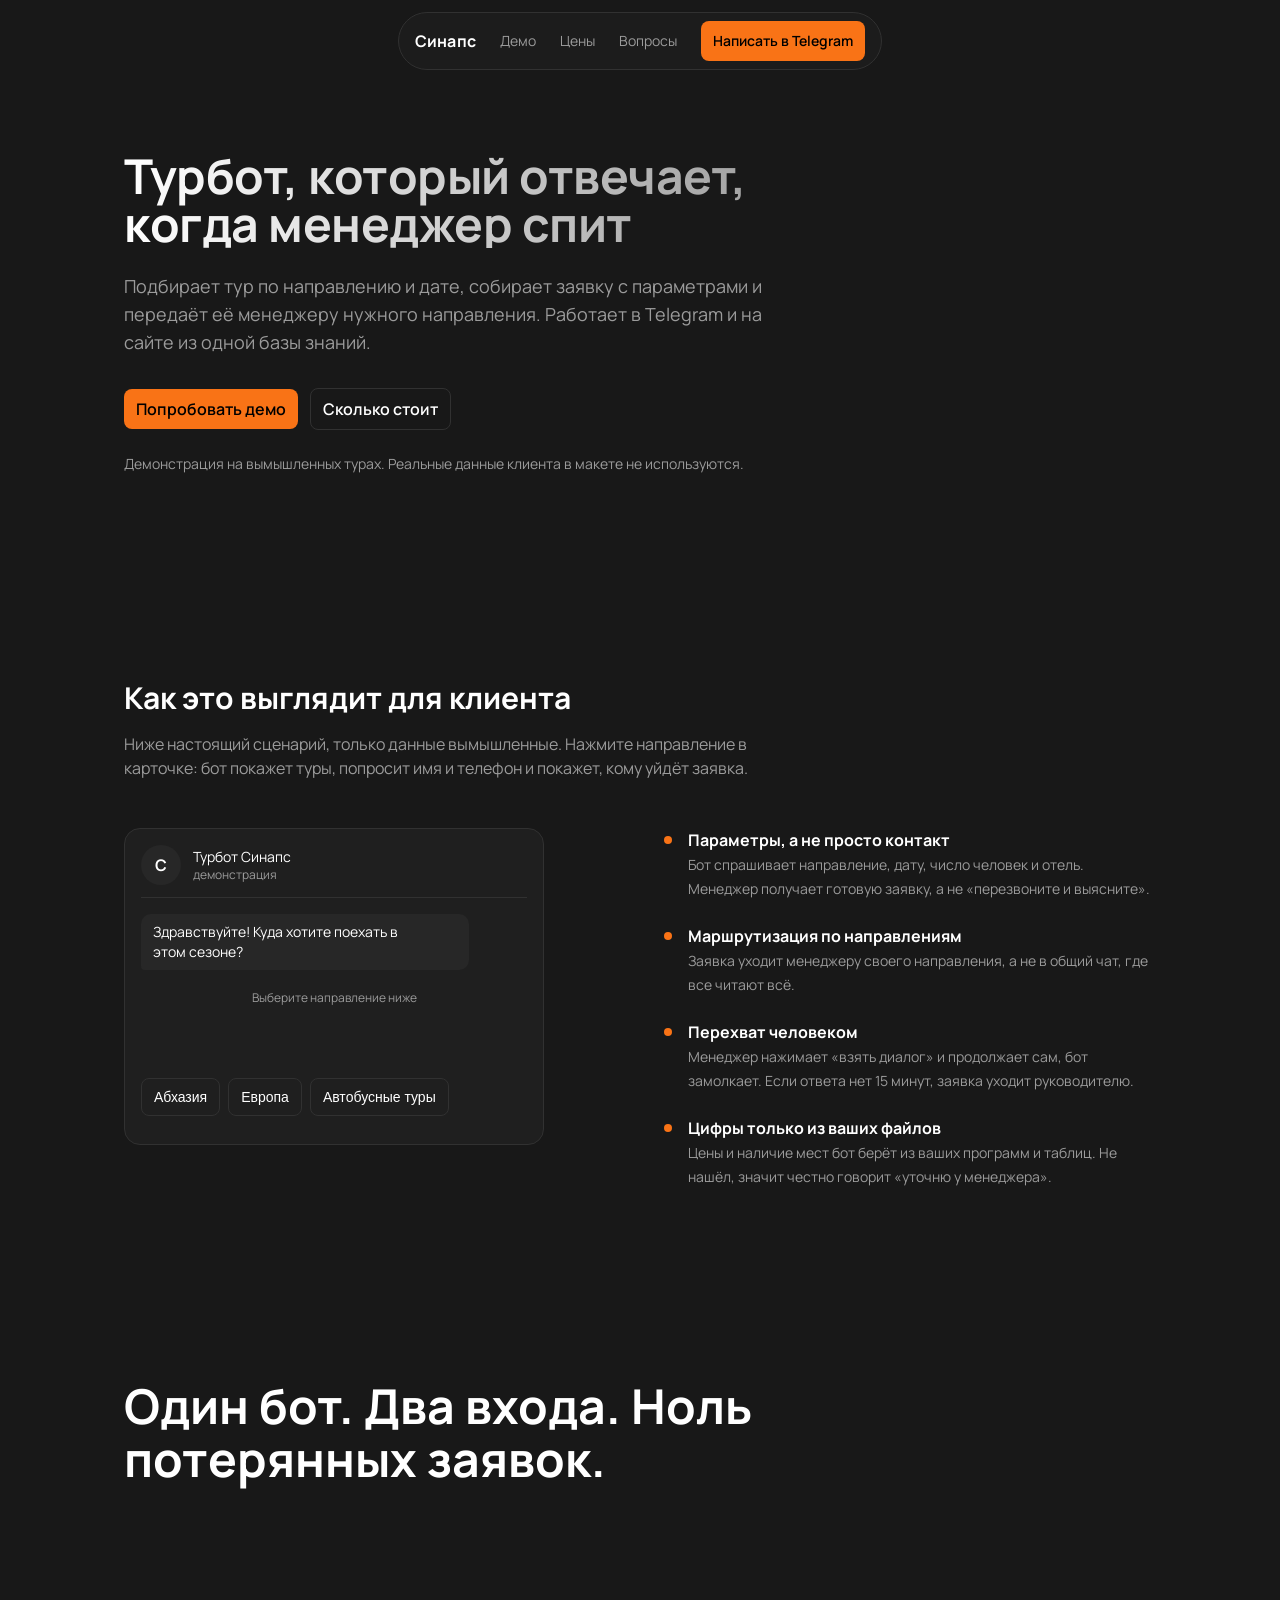
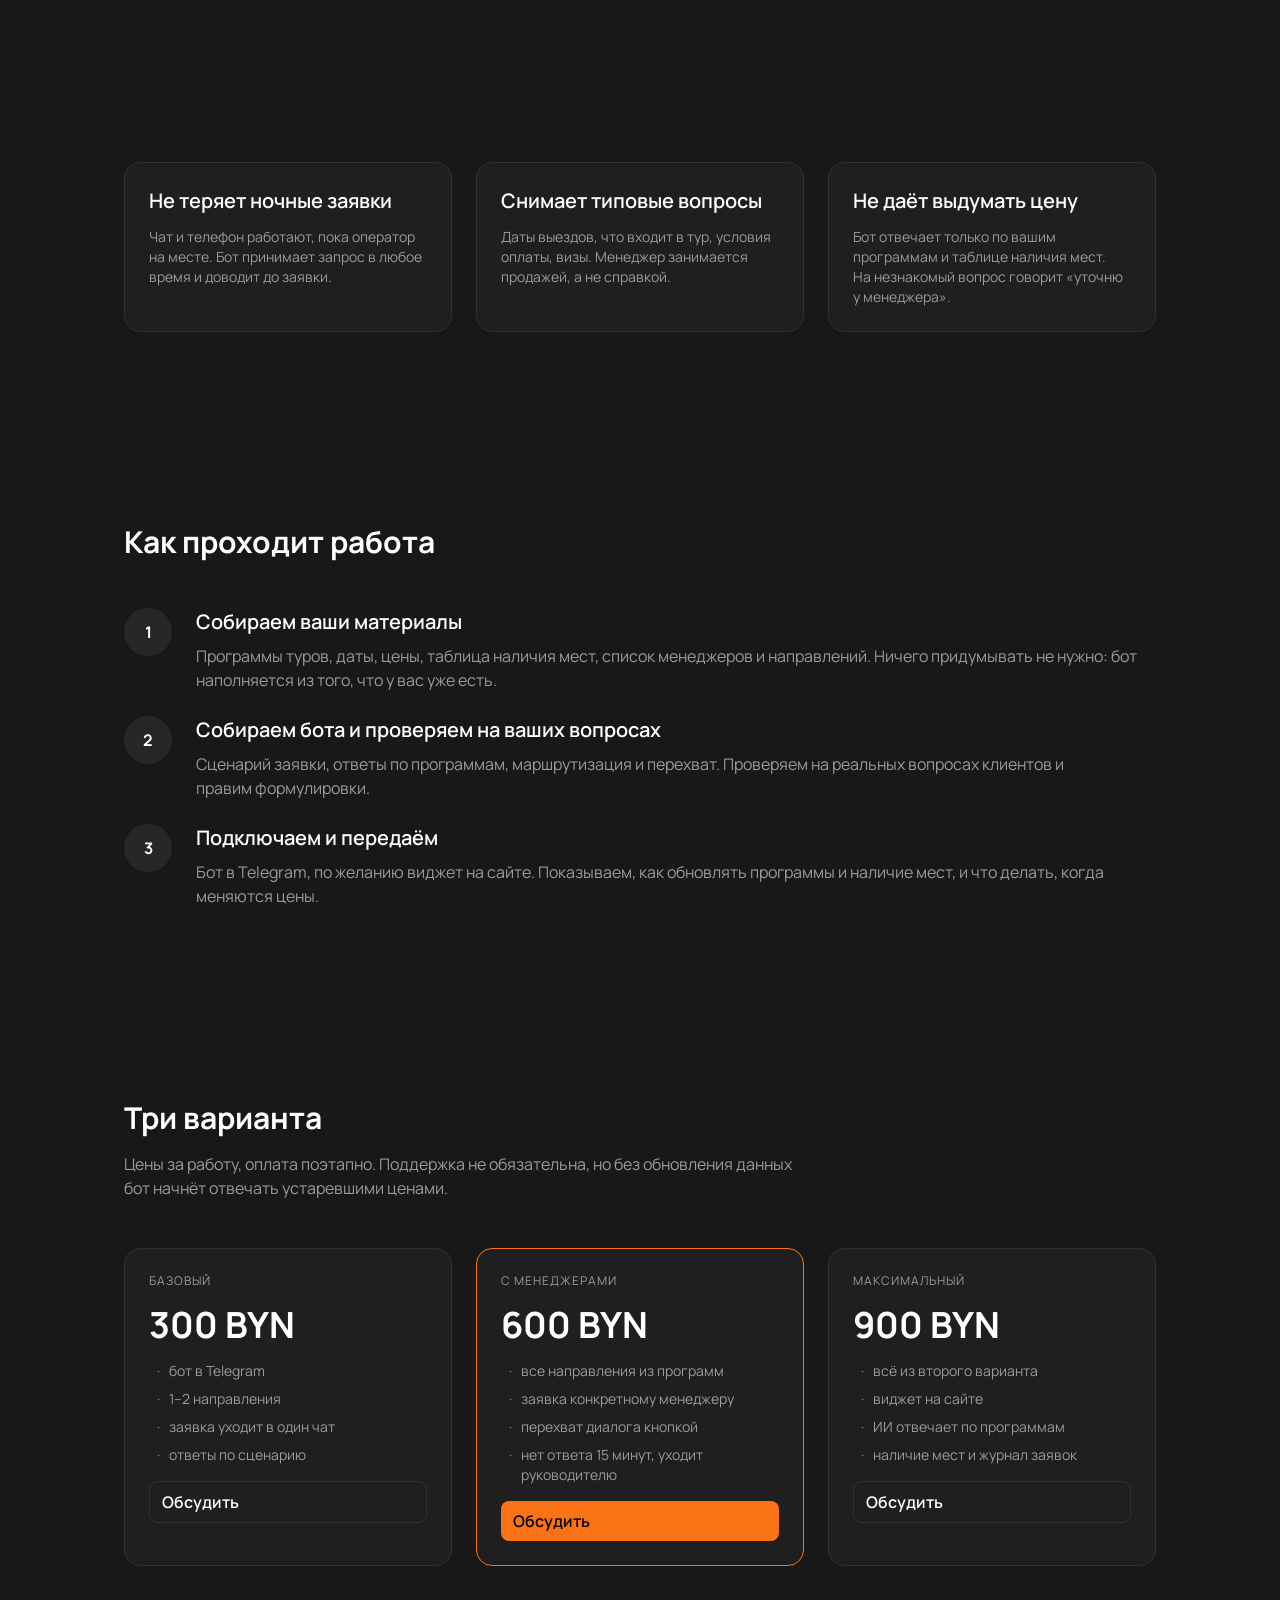
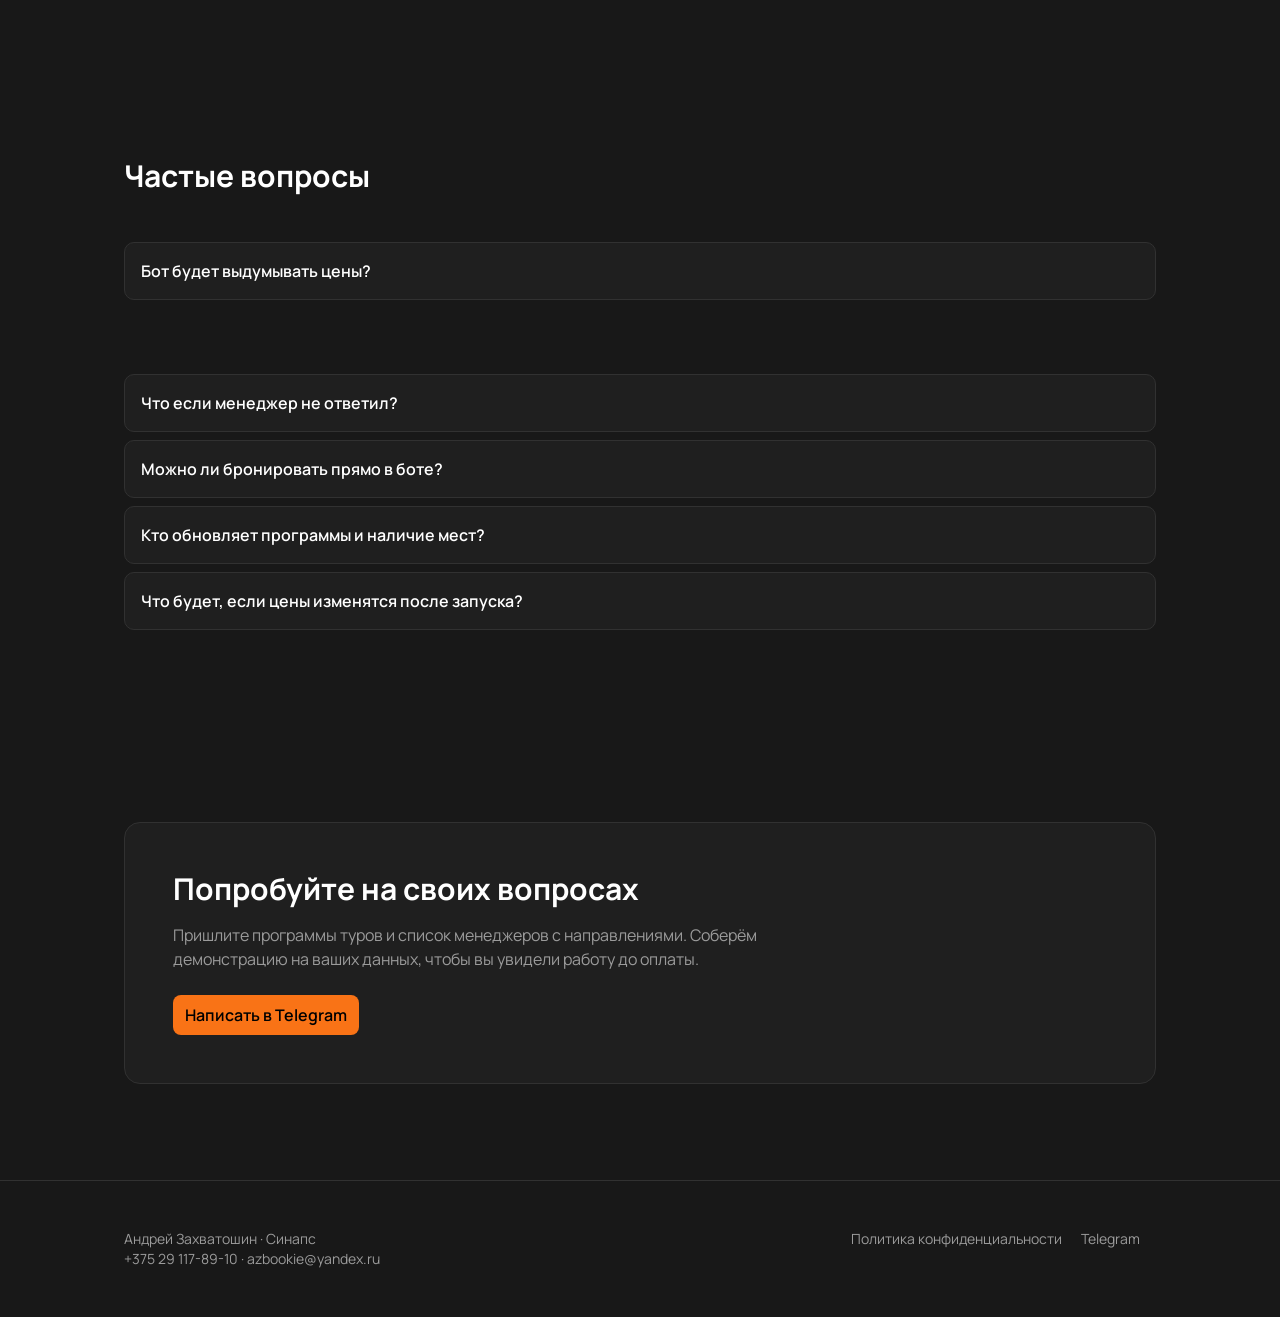
<file: index.html>
<!DOCTYPE html>
<html lang="ru">
<head>
<meta charset="utf-8">
<meta name="viewport" content="width=device-width, initial-scale=1">
<title>Турбот для турфирм: демонстрация | Синапс</title>
<meta name="description" content="Турбот отвечает клиентам круглосуточно: подбирает тур по направлению и дате, собирает заявку с параметрами и передаёт нужному менеджеру. Демонстрация на вымышленных турах.">
<meta property="og:title" content="Турбот для турфирм: демонстрация | Синапс">
<meta property="og:description" content="Отвечает, когда менеджер спит. Подбирает тур, собирает заявку, передаёт менеджеру направления.">
<meta property="og:type" content="website">
<meta property="og:url" content="https://synaps.bond/">
<link rel="icon" href="data:image/svg+xml,%3Csvg xmlns='http://www.w3.org/2000/svg' viewBox='0 0 32 32'%3E%3Crect width='32' height='32' rx='8' fill='%23181818'/%3E%3Ccircle cx='16' cy='16' r='6' fill='%23f97316'/%3E%3C/svg%3E">
<link rel="preconnect" href="https://fonts.googleapis.com">
<link rel="preconnect" href="https://fonts.gstatic.com" crossorigin>
<link href="https://fonts.googleapis.com/css2?family=Manrope:wght@400;600;700&display=swap" rel="stylesheet">
<link rel="stylesheet" href="style.css">
</head>
<body>
<a class="skip" href="#main">Перейти к содержанию</a>

<div class="nav-shell">
  <nav class="nav" aria-label="Основная навигация">
    <span class="brand">Синапс</span>
    <a class="link" href="#demo">Демо</a>
    <a class="link" href="#prices">Цены</a>
    <a class="link" href="#faq">Вопросы</a>
    <a class="cta" href="https://t.me/Bazookie" rel="noopener">Написать в Telegram</a>
  </nav>
</div>

<main id="main">

  <header class="hero">
    <div class="wrap">
      <h1>Турбот, который отвечает, когда менеджер спит</h1>
      <p class="sub">Подбирает тур по направлению и дате, собирает заявку с параметрами и передаёт её менеджеру нужного направления. Работает в Telegram и на сайте из одной базы знаний.</p>
      <div class="actions">
        <a class="btn" href="#demo">Попробовать демо</a>
        <a class="btn ghost" href="#prices">Сколько стоит</a>
      </div>
      <p class="proof">Демонстрация на вымышленных турах. Реальные данные клиента в макете не используются.</p>
    </div>
  </header>

  <section class="block" id="demo">
    <div class="wrap">
      <h2 class="reveal">Как это выглядит для клиента</h2>
      <p class="lead reveal">Ниже настоящий сценарий, только данные вымышленные. Нажмите направление в карточке: бот покажет туры, попросит имя и телефон и покажет, кому уйдёт заявка.</p>

      <div class="demo-grid">
        <div class="phone reveal">
          <div class="head">
            <div class="dot">С</div>
            <div class="who">Турбот Синапс<span>демонстрация</span></div>
          </div>

          <div class="chat" id="chat" aria-live="polite">
            <div class="msg bot">Здравствуйте! Куда хотите поехать в этом сезоне?</div>
            <div class="msg sys">Выберите направление ниже</div>
          </div>

          <div class="chips" id="chips">
            <button class="chip" type="button" data-key="abkhazia">Абхазия</button>
            <button class="chip" type="button" data-key="europe">Европа</button>
            <button class="chip" type="button" data-key="bus">Автобусные туры</button>
          </div>

          <form id="lead-form" hidden novalidate>
            <div class="form-row">
              <input id="lead-name" name="name" type="text" placeholder="Имя" autocomplete="name" aria-label="Имя">
              <input id="lead-phone" name="phone" type="tel" placeholder="Телефон" autocomplete="tel" aria-label="Телефон">
              <button class="btn" type="submit">Оставить заявку</button>
            </div>
            <div class="err-note" id="lead-error" role="status"></div>
          </form>
        </div>

        <ul class="demo-notes reveal">
          <li><b>Параметры, а не просто контакт</b><span>Бот спрашивает направление, дату, число человек и отель. Менеджер получает готовую заявку, а не «перезвоните и выясните».</span></li>
          <li><b>Маршрутизация по направлениям</b><span>Заявка уходит менеджеру своего направления, а не в общий чат, где все читают всё.</span></li>
          <li><b>Перехват человеком</b><span>Менеджер нажимает «взять диалог» и продолжает сам, бот замолкает. Если ответа нет 15 минут, заявка уходит руководителю.</span></li>
          <li><b>Цифры только из ваших файлов</b><span>Цены и наличие мест бот берёт из ваших программ и таблиц. Не нашёл, значит честно говорит «уточню у менеджера».</span></li>
        </ul>
      </div>
    </div>
  </section>

  <section class="tagline">
    <div class="wrap">
      <p id="tagline" data-text="Один бот. Два входа. Ноль потерянных заявок."></p>
    </div>
  </section>

  <section class="block" id="why">
    <div class="wrap">
      <h2 class="reveal">Что это даёт турфирме</h2>
      <div class="grid-3">
        <div class="card reveal">
          <h3>Не теряет ночные заявки</h3>
          <p>Чат и телефон работают, пока оператор на месте. Бот принимает запрос в любое время и доводит до заявки.</p>
        </div>
        <div class="card reveal">
          <h3>Снимает типовые вопросы</h3>
          <p>Даты выездов, что входит в тур, условия оплаты, визы. Менеджер занимается продажей, а не справкой.</p>
        </div>
        <div class="card reveal">
          <h3>Не даёт выдумать цену</h3>
          <p>Бот отвечает только по вашим программам и таблице наличия мест. На незнакомый вопрос говорит «уточню у менеджера».</p>
        </div>
      </div>
    </div>
  </section>

  <section class="block" id="how">
    <div class="wrap">
      <h2 class="reveal">Как проходит работа</h2>
      <div class="steps">
        <div class="step reveal"><div class="n">1</div><div><h3>Собираем ваши материалы</h3><p>Программы туров, даты, цены, таблица наличия мест, список менеджеров и направлений. Ничего придумывать не нужно: бот наполняется из того, что у вас уже есть.</p></div></div>
        <div class="step reveal"><div class="n">2</div><div><h3>Собираем бота и проверяем на ваших вопросах</h3><p>Сценарий заявки, ответы по программам, маршрутизация и перехват. Проверяем на реальных вопросах клиентов и правим формулировки.</p></div></div>
        <div class="step reveal"><div class="n">3</div><div><h3>Подключаем и передаём</h3><p>Бот в Telegram, по желанию виджет на сайте. Показываем, как обновлять программы и наличие мест, и что делать, когда меняются цены.</p></div></div>
      </div>
    </div>
  </section>

  <section class="block" id="prices">
    <div class="wrap">
      <h2 class="reveal">Три варианта</h2>
      <p class="lead reveal">Цены за работу, оплата поэтапно. Поддержка не обязательна, но без обновления данных бот начнёт отвечать устаревшими ценами.</p>
      <div class="prices">
        <div class="card price reveal">
          <div class="tag">Базовый</div>
          <div class="sum">300 BYN</div>
          <ul>
            <li>бот в Telegram</li>
            <li>1–2 направления</li>
            <li>заявка уходит в один чат</li>
            <li>ответы по сценарию</li>
          </ul>
          <a class="btn ghost" href="#final">Обсудить</a>
        </div>
        <div class="card price hot reveal">
          <div class="tag">С менеджерами</div>
          <div class="sum">600 BYN</div>
          <ul>
            <li>все направления из программ</li>
            <li>заявка конкретному менеджеру</li>
            <li>перехват диалога кнопкой</li>
            <li>нет ответа 15 минут, уходит руководителю</li>
          </ul>
          <a class="btn" href="#final">Обсудить</a>
        </div>
        <div class="card price reveal">
          <div class="tag">Максимальный</div>
          <div class="sum">900 BYN</div>
          <ul>
            <li>всё из второго варианта</li>
            <li>виджет на сайте</li>
            <li>ИИ отвечает по программам</li>
            <li>наличие мест и журнал заявок</li>
          </ul>
          <a class="btn ghost" href="#final">Обсудить</a>
        </div>
      </div>
    </div>
  </section>

  <section class="block" id="faq">
    <div class="wrap">
      <h2 class="reveal">Частые вопросы</h2>
      <div class="faq">
        <details class="reveal"><summary>Бот будет выдумывать цены?</summary><p>Нет. Цены и наличие мест берутся только из ваших файлов. Если данных нет, бот говорит «уточню у менеджера» и передаёт диалог человеку.</p></details>
        <details class="reveal"><summary>Нужно ли отказываться от текущего чата на сайте?</summary><p>Нет. Текущий чат остаётся для живого общения в рабочие часы. Бот закрывает нерабочее время и типовые вопросы.</p></details>
        <details class="reveal"><summary>Что если менеджер не ответил?</summary><p>Через 15 минут заявка уходит руководителю или в группу «разобрать». Клиент не остаётся без ответа.</p></details>
        <details class="reveal"><summary>Можно ли бронировать прямо в боте?</summary><p>В этом предложении бот собирает заявку и передаёт менеджеру, а подтверждает человек. Автоматическая бронь с фиксацией места требует синхронизации с вашим учётом, это отдельная работа.</p></details>
        <details class="reveal"><summary>Кто обновляет программы и наличие мест?</summary><p>Вы: это ваши данные. Мы показываем, как это делать, и можем взять обновление на себя за отдельную плату.</p></details>
        <details class="reveal"><summary>Что будет, если цены изменятся после запуска?</summary><p>Бот будет отвечать старыми, пока файл не обновят. Поэтому обновление данных важнее, чем кажется: это главный источник ошибок.</p></details>
      </div>
    </div>
  </section>

  <section class="final" id="final">
    <div class="wrap">
      <div class="box reveal">
        <h2>Попробуйте на своих вопросах</h2>
        <p>Пришлите программы туров и список менеджеров с направлениями. Соберём демонстрацию на ваших данных, чтобы вы увидели работу до оплаты.</p>
        <a class="btn" href="https://t.me/Bazookie" rel="noopener">Написать в Telegram</a>
      </div>
    </div>
  </section>

</main>

<footer>
  <div class="wrap row">
    <div>
      <div>Андрей Захватошин · Синапс</div>
      <div>+375 29 117-89-10 · azbookie@yandex.ru</div>
    </div>
    <div>
      <a href="privacy.html">Политика конфиденциальности</a>
      <a href="https://t.me/Bazookie" rel="noopener">Telegram</a>
    </div>
  </div>
</footer>

<script src="app.js"></script>
</body>
</html>
</file>
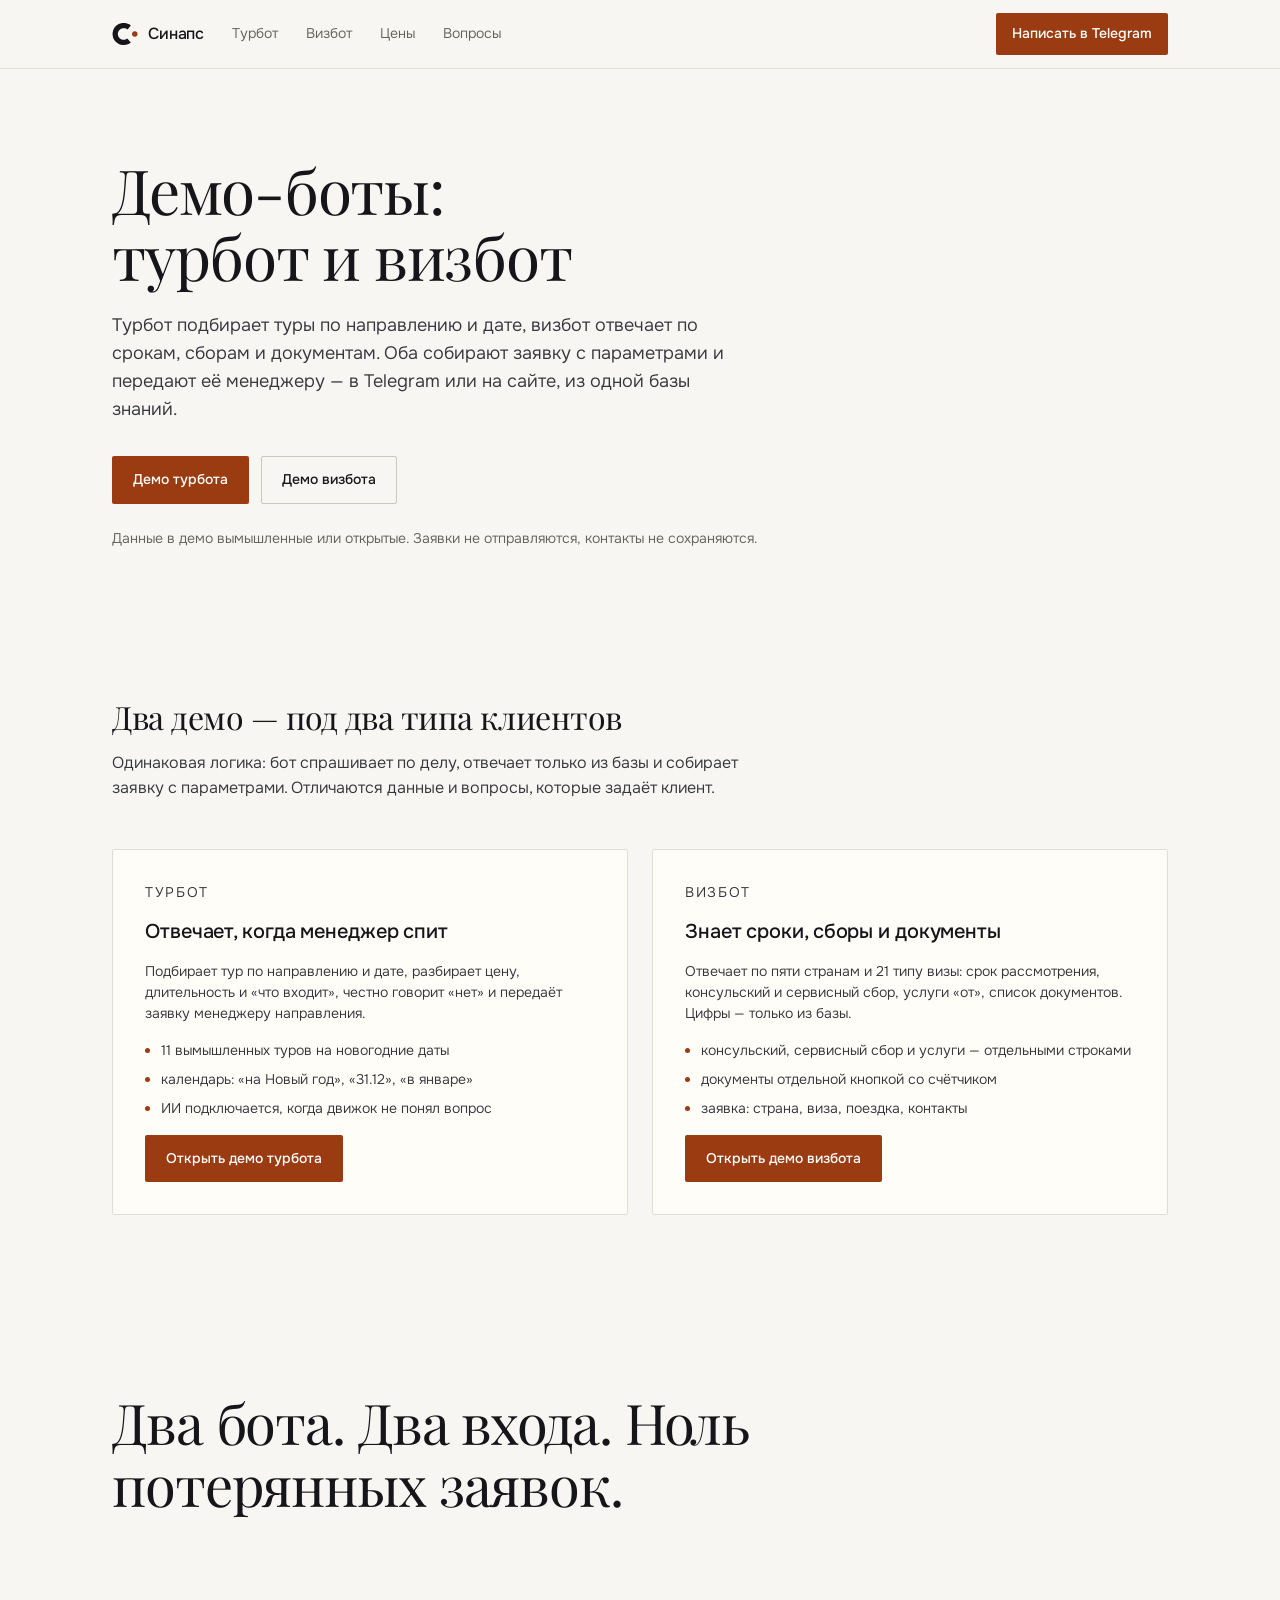
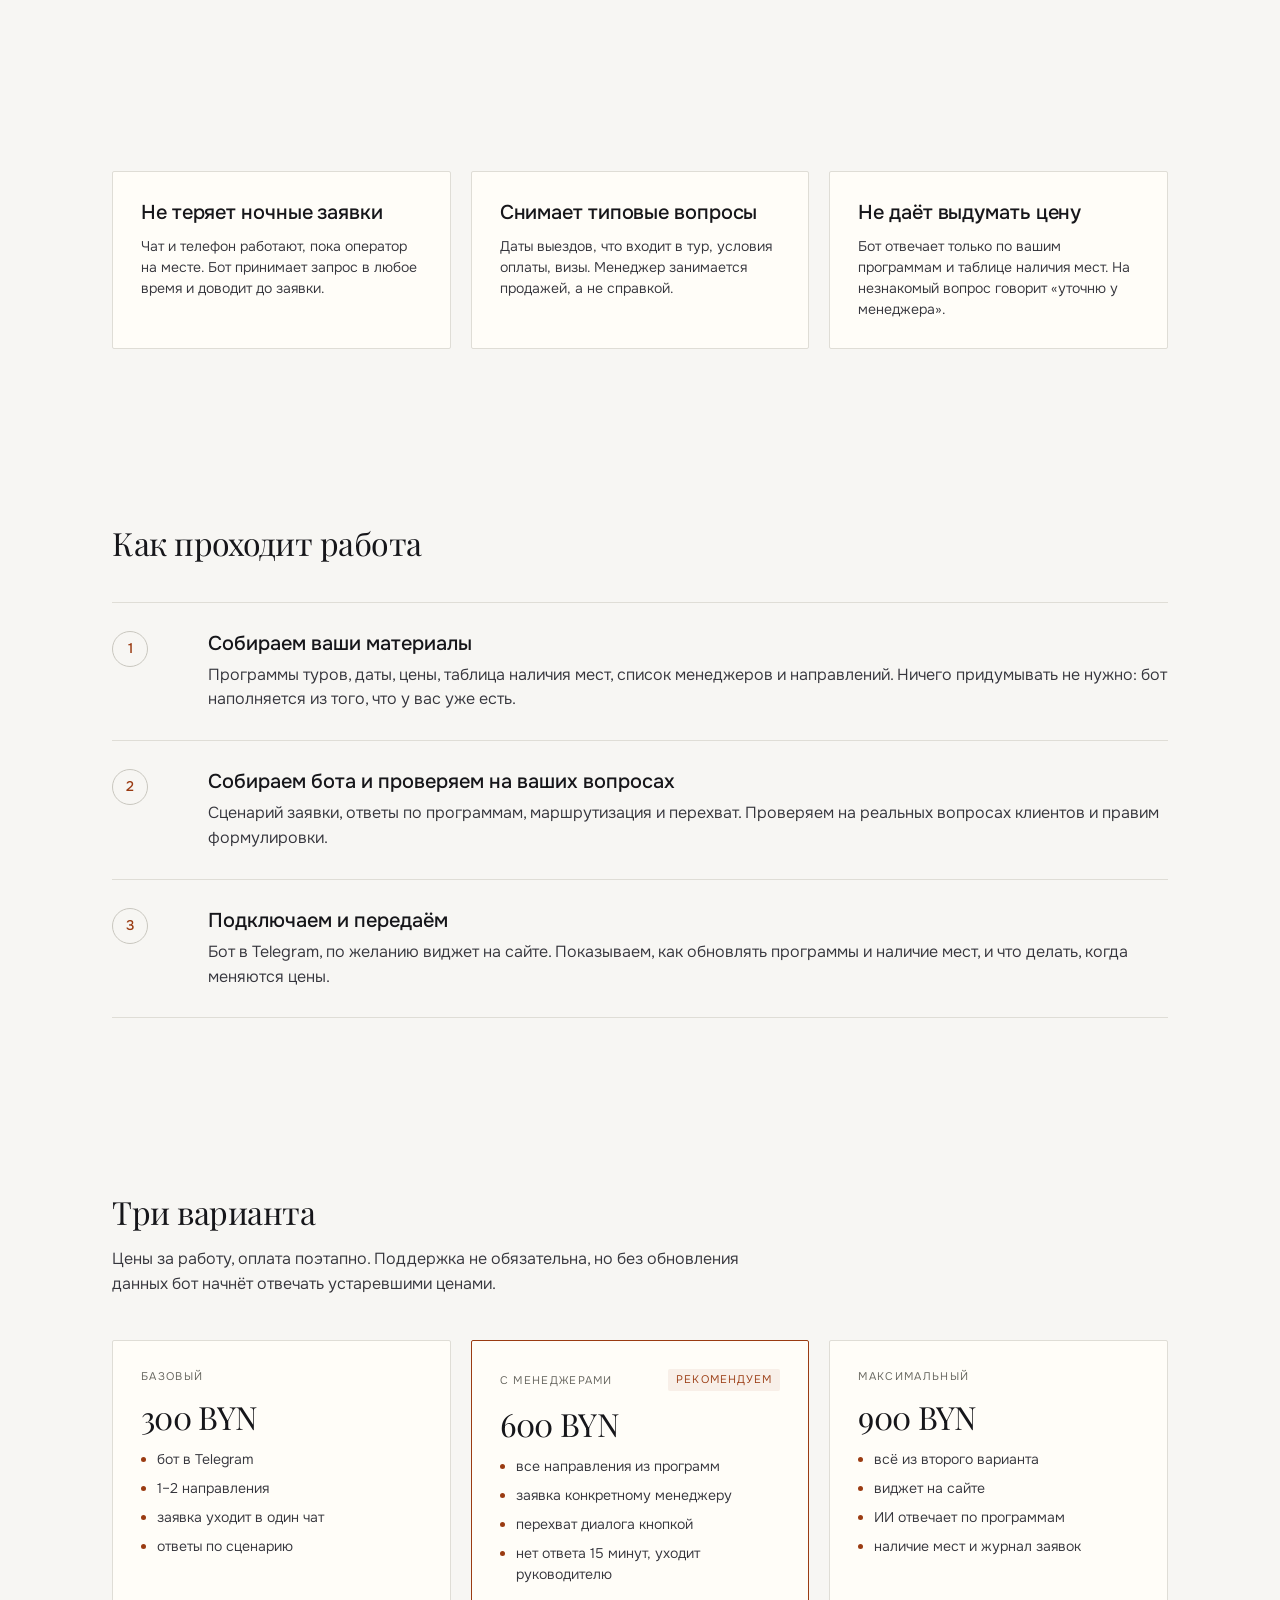
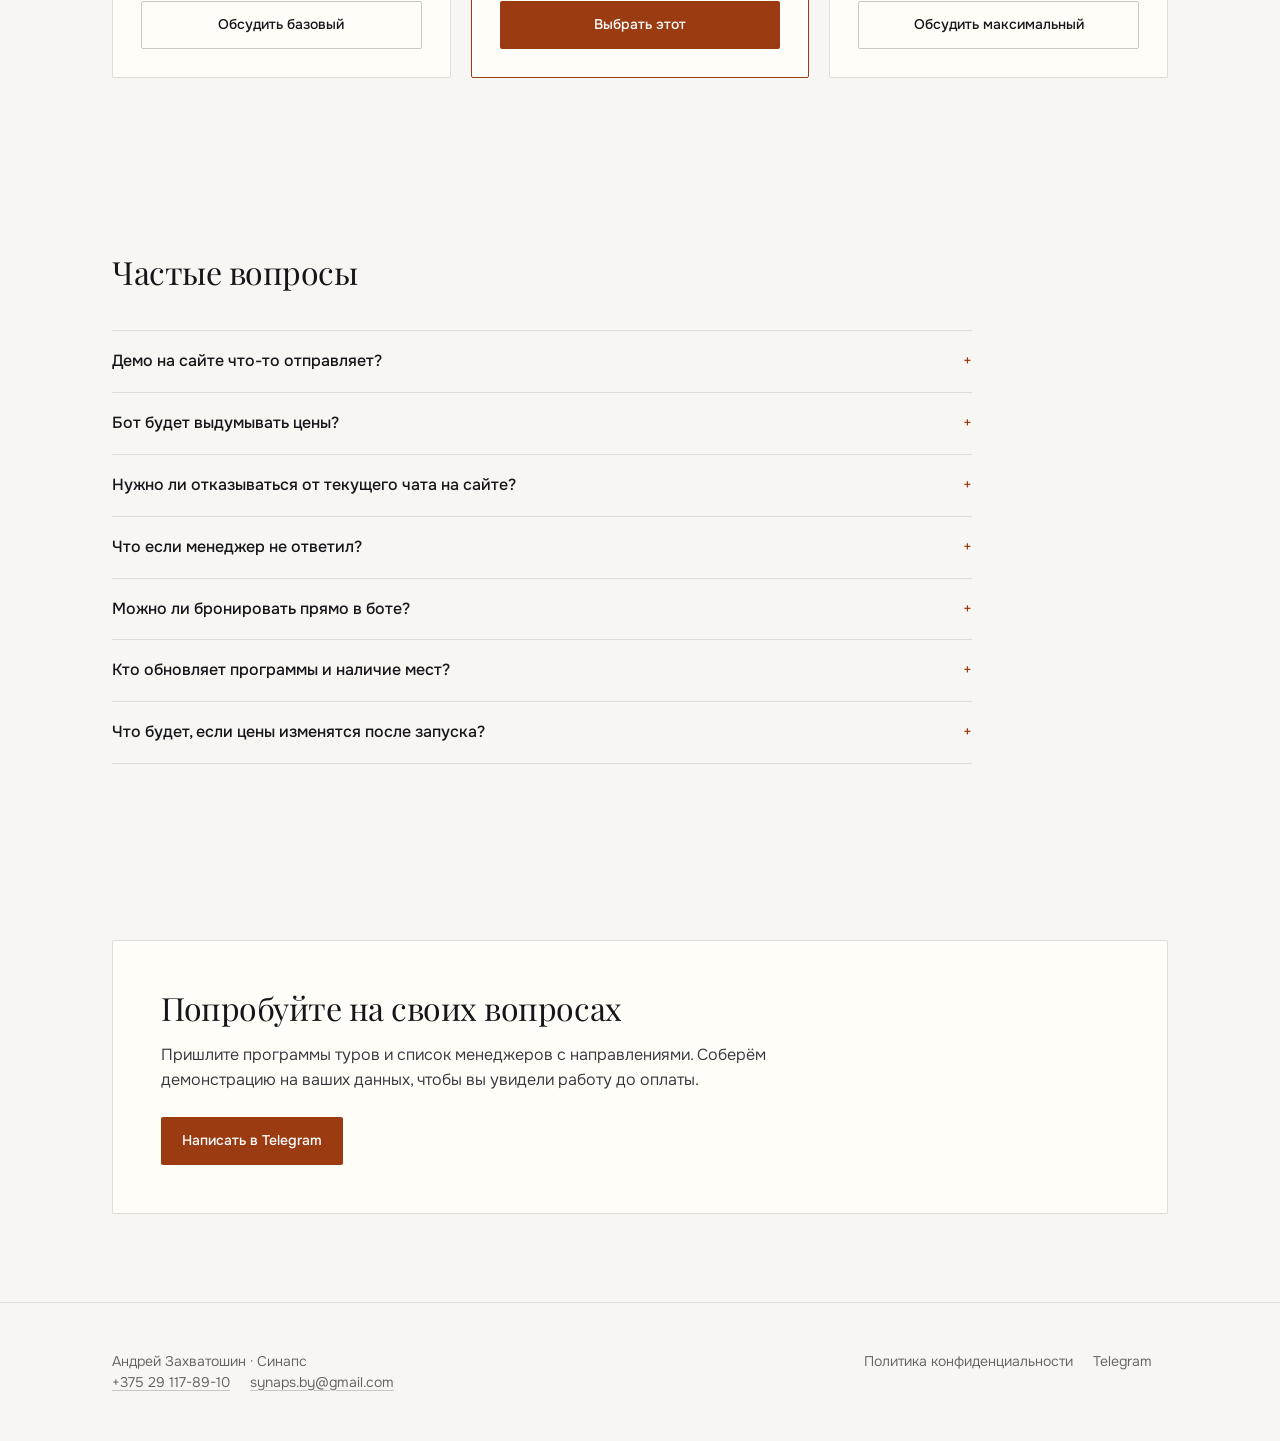
<file: public/index.html>
<!DOCTYPE html>
<html lang="ru">
<head>
<meta charset="utf-8">
<meta name="viewport" content="width=device-width, initial-scale=1">
<title>Демо-боты для турфирм и визовых агентств | Синапс</title>
<meta name="description" content="Два рабочих демо: турбот подбирает туры по дате и бюджету, визбот отвечает по срокам, сборам и документам. Оба собирают заявку с параметрами и передают менеджеру.">
<meta property="og:title" content="Демо-боты для турфирм и визовых агентств | Синапс">
<meta property="og:description" content="Турбот и визбот: два демо с заявкой менеджеру. Данные вымышленные или открытые.">
<meta property="og:type" content="website">
<link rel="canonical" href="https://synaps.bond/">
<meta property="og:url" content="https://synaps.bond/">
<link rel="icon" type="image/svg+xml" href="logo.svg">
<link rel="icon" type="image/png" sizes="96x96" href="logo-96.png">
<link rel="apple-touch-icon" href="logo-192.png">
<meta property="og:image" content="https://synaps.bond/logo-512.png">
<link rel="preconnect" href="https://fonts.googleapis.com">
<link rel="preconnect" href="https://fonts.gstatic.com" crossorigin>
<link href="https://fonts.googleapis.com/css2?family=Onest:wght@300;400;500;600&family=Playfair+Display:wght@400;500&display=swap" rel="stylesheet">
<link rel="stylesheet" href="style.css">
</head>
<body>
<a class="skip" href="#main">Перейти к содержанию</a>

<div class="nav-shell">
  <nav class="nav" aria-label="Основная навигация">
    <span class="brand"><img class="brand-logo" src="logo.svg" alt="" width="26" height="26">Синапс</span>
    <a class="link" href="tours.html">Турбот</a>
    <a class="link" href="visas.html">Визбот</a>
    <a class="link" href="#prices">Цены</a>
    <a class="link" href="#faq">Вопросы</a>
    <a class="cta" href="https://t.me/Bazookie" rel="noopener">Написать в Telegram</a>
  </nav>
</div>

<main id="main">

  <header class="hero">
    <div class="wrap">
      <h1>Демо-боты: турбот и визбот</h1>
      <p class="sub">Турбот подбирает туры по направлению и дате, визбот отвечает по срокам, сборам и документам. Оба собирают заявку с параметрами и передают её менеджеру — в Telegram или на сайте, из одной базы знаний.</p>
      <div class="actions">
        <a class="btn" href="tours.html">Демо турбота</a>
        <a class="btn ghost" href="visas.html">Демо визбота</a>
      </div>
      <p class="proof">Данные в демо вымышленные или открытые. Заявки не отправляются, контакты не сохраняются.</p>
    </div>
  </header>

  <section class="block" id="demos">
    <div class="wrap">
      <h2 class="reveal">Два демо — под два типа клиентов</h2>
      <p class="lead reveal">Одинаковая логика: бот спрашивает по делу, отвечает только из базы и собирает заявку с параметрами. Отличаются данные и вопросы, которые задаёт клиент.</p>

      <div class="demo-teasers">
        <article class="card demo-teaser reveal">
          <p class="eyebrow">Турбот</p>
          <h3>Отвечает, когда менеджер спит</h3>
          <p>Подбирает тур по направлению и дате, разбирает цену, длительность и «что входит», честно говорит «нет» и передаёт заявку менеджеру направления.</p>
          <ul>
            <li>11 вымышленных туров на новогодние даты</li>
            <li>календарь: «на Новый год», «31.12», «в январе»</li>
            <li>ИИ подключается, когда движок не понял вопрос</li>
          </ul>
          <a class="btn" href="tours.html">Открыть демо турбота</a>
        </article>

        <article class="card demo-teaser reveal">
          <p class="eyebrow">Визбот</p>
          <h3>Знает сроки, сборы и документы</h3>
          <p>Отвечает по пяти странам и 21 типу визы: срок рассмотрения, консульский и сервисный сбор, услуги «от», список документов. Цифры — только из базы.</p>
          <ul>
            <li>консульский, сервисный сбор и услуги — отдельными строками</li>
            <li>документы отдельной кнопкой со счётчиком</li>
            <li>заявка: страна, виза, поездка, контакты</li>
          </ul>
          <a class="btn" href="visas.html">Открыть демо визбота</a>
        </article>
      </div>
    </div>
  </section>
  <section class="tagline">
    <div class="wrap">
      <p id="tagline" data-text="Два бота. Два входа. Ноль потерянных заявок."></p>
    </div>
  </section>

  <section class="block" id="why">
    <div class="wrap">
      <h2 class="reveal">Что это даёт турфирме</h2>
      <div class="grid-3">
        <div class="card reveal">
          <h3>Не теряет ночные заявки</h3>
          <p>Чат и телефон работают, пока оператор на месте. Бот принимает запрос в любое время и доводит до заявки.</p>
        </div>
        <div class="card reveal">
          <h3>Снимает типовые вопросы</h3>
          <p>Даты выездов, что входит в тур, условия оплаты, визы. Менеджер занимается продажей, а не справкой.</p>
        </div>
        <div class="card reveal">
          <h3>Не даёт выдумать цену</h3>
          <p>Бот отвечает только по вашим программам и таблице наличия мест. На незнакомый вопрос говорит «уточню у менеджера».</p>
        </div>
      </div>
    </div>
  </section>

  <section class="block" id="how">
    <div class="wrap">
      <h2 class="reveal">Как проходит работа</h2>
      <div class="steps">
        <div class="step reveal"><div class="n">1</div><div><h3>Собираем ваши материалы</h3><p>Программы туров, даты, цены, таблица наличия мест, список менеджеров и направлений. Ничего придумывать не нужно: бот наполняется из того, что у вас уже есть.</p></div></div>
        <div class="step reveal"><div class="n">2</div><div><h3>Собираем бота и проверяем на ваших вопросах</h3><p>Сценарий заявки, ответы по программам, маршрутизация и перехват. Проверяем на реальных вопросах клиентов и правим формулировки.</p></div></div>
        <div class="step reveal"><div class="n">3</div><div><h3>Подключаем и передаём</h3><p>Бот в Telegram, по желанию виджет на сайте. Показываем, как обновлять программы и наличие мест, и что делать, когда меняются цены.</p></div></div>
      </div>
    </div>
  </section>

  <section class="block" id="prices">
    <div class="wrap">
      <h2 class="reveal">Три варианта</h2>
      <p class="lead reveal">Цены за работу, оплата поэтапно. Поддержка не обязательна, но без обновления данных бот начнёт отвечать устаревшими ценами.</p>
      <div class="prices">
        <div class="card price reveal">
          <div class="tag">Базовый</div>
          <div class="sum">300 BYN</div>
          <ul>
            <li>бот в Telegram</li>
            <li>1–2 направления</li>
            <li>заявка уходит в один чат</li>
            <li>ответы по сценарию</li>
          </ul>
          <a class="btn ghost" href="#final">Обсудить базовый</a>
        </div>
        <div class="card price hot reveal">
          <div class="price-head"><div class="tag">С менеджерами</div><span class="price-badge">Рекомендуем</span></div>
          <div class="sum">600 BYN</div>
          <ul>
            <li>все направления из программ</li>
            <li>заявка конкретному менеджеру</li>
            <li>перехват диалога кнопкой</li>
            <li>нет ответа 15 минут, уходит руководителю</li>
          </ul>
          <a class="btn" href="#final">Выбрать этот</a>
        </div>
        <div class="card price reveal">
          <div class="tag">Максимальный</div>
          <div class="sum">900 BYN</div>
          <ul>
            <li>всё из второго варианта</li>
            <li>виджет на сайте</li>
            <li>ИИ отвечает по программам</li>
            <li>наличие мест и журнал заявок</li>
          </ul>
          <a class="btn ghost" href="#final">Обсудить максимальный</a>
        </div>
      </div>
    </div>
  </section>

  <section class="block" id="faq">
    <div class="wrap">
      <h2 class="reveal">Частые вопросы</h2>
      <div class="faq">
        <details class="reveal"><summary>Демо на сайте что-то отправляет?</summary><p>Нет. Демо работает целиком в браузере: ни заявки, ни телефон никуда не уходят и не сохраняются. Поэтому в нём можно спокойно смотреть сценарий. Боевого бота показываем отдельно — на ваших турах и с заявками в вашу Telegram-группу.</p></details>
        <details class="reveal"><summary>Бот будет выдумывать цены?</summary><p>Нет. Цены и наличие мест берутся только из ваших файлов. Если данных нет, бот говорит «уточню у менеджера» и передаёт диалог человеку.</p></details>
        <details class="reveal"><summary>Нужно ли отказываться от текущего чата на сайте?</summary><p>Нет. Текущий чат остаётся для живого общения в рабочие часы. Бот закрывает нерабочее время и типовые вопросы.</p></details>
        <details class="reveal"><summary>Что если менеджер не ответил?</summary><p>Через 15 минут заявка уходит руководителю или в группу «разобрать». Клиент не остаётся без ответа.</p></details>
        <details class="reveal"><summary>Можно ли бронировать прямо в боте?</summary><p>В этом предложении бот собирает заявку и передаёт менеджеру, а подтверждает человек. Автоматическая бронь с фиксацией места требует синхронизации с вашим учётом, это отдельная работа.</p></details>
        <details class="reveal"><summary>Кто обновляет программы и наличие мест?</summary><p>Вы: это ваши данные. Мы показываем, как это делать, и можем взять обновление на себя за отдельную плату.</p></details>
        <details class="reveal"><summary>Что будет, если цены изменятся после запуска?</summary><p>Бот будет отвечать старыми, пока файл не обновят. Поэтому обновление данных важнее, чем кажется: это главный источник ошибок.</p></details>
      </div>
    </div>
  </section>

  <section class="final" id="final">
    <div class="wrap">
      <div class="box reveal">
        <h2>Попробуйте на своих вопросах</h2>
        <p>Пришлите программы туров и список менеджеров с направлениями. Соберём демонстрацию на ваших данных, чтобы вы увидели работу до оплаты.</p>
        <a class="btn" href="https://t.me/Bazookie" rel="noopener">Написать в Telegram</a>
      </div>
    </div>
  </section>

</main>

<footer>
  <div class="wrap row">
    <div>
      <div>Андрей Захватошин · Синапс</div>
      <div class="contacts">
        <a href="tel:+375291178910">+375 29 117-89-10</a>
        <a href="mailto:synaps.by@gmail.com">synaps.by@gmail.com</a>
      </div>
    </div>
    <div>
      <a href="privacy.html">Политика конфиденциальности</a>
      <a href="https://t.me/Bazookie" rel="noopener">Telegram</a>
    </div>
  </div>
</footer>

<script src="anim.js"></script>
</body>
</html>
</file>
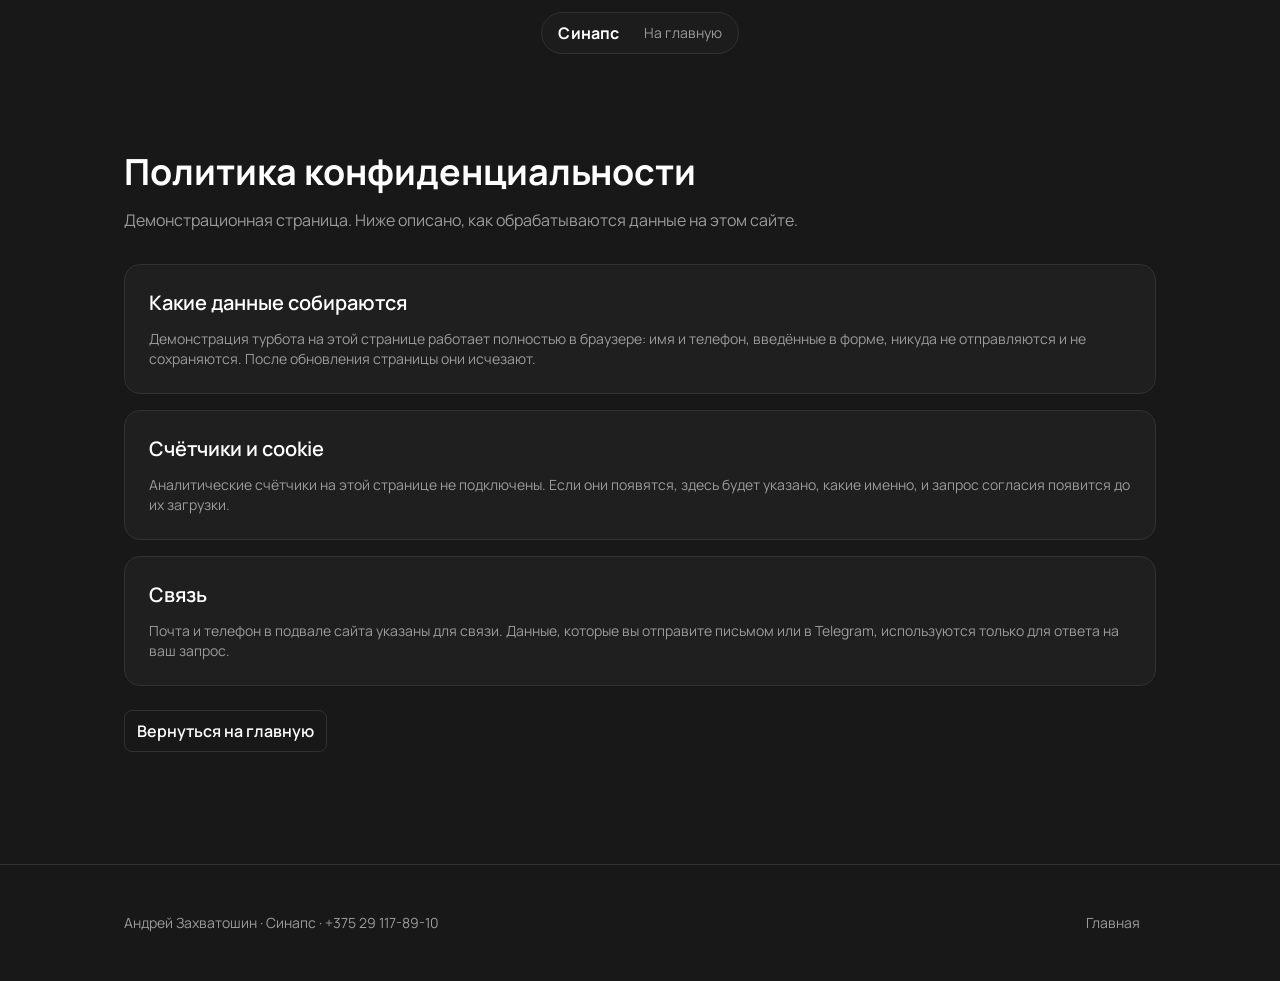
<file: privacy.html>
<!DOCTYPE html>
<html lang="ru">
<head>
<meta charset="utf-8">
<meta name="viewport" content="width=device-width, initial-scale=1">
<title>Политика конфиденциальности | Синапс</title>
<meta name="description" content="Как обрабатываются данные, которые вы отправляете через сайт synaps.bond.">
<meta name="robots" content="noindex">
<link rel="icon" href="data:image/svg+xml,%3Csvg xmlns='http://www.w3.org/2000/svg' viewBox='0 0 32 32'%3E%3Crect width='32' height='32' rx='8' fill='%23181818'/%3E%3Ccircle cx='16' cy='16' r='6' fill='%23f97316'/%3E%3C/svg%3E">
<link rel="preconnect" href="https://fonts.googleapis.com">
<link rel="preconnect" href="https://fonts.gstatic.com" crossorigin>
<link href="https://fonts.googleapis.com/css2?family=Manrope:wght@400;600;700&display=swap" rel="stylesheet">
<link rel="stylesheet" href="style.css">
</head>
<body>
<a class="skip" href="#main">Перейти к содержанию</a>

<div class="nav-shell">
  <nav class="nav" aria-label="Основная навигация">
    <span class="brand">Синапс</span>
    <a class="link" href="index.html">На главную</a>
  </nav>
</div>

<main id="main">
  <section class="block" style="padding-top: 152px">
    <div class="wrap">
      <h1 style="font-size: 36px; line-height: 40px">Политика конфиденциальности</h1>
      <p class="lead">Демонстрационная страница. Ниже описано, как обрабатываются данные на этом сайте.</p>

      <div class="card" style="margin-top: 32px">
        <h3>Какие данные собираются</h3>
        <p>Демонстрация турбота на этой странице работает полностью в браузере: имя и телефон, введённые в форме, никуда не отправляются и не сохраняются. После обновления страницы они исчезают.</p>
      </div>

      <div class="card" style="margin-top: 16px">
        <h3>Счётчики и cookie</h3>
        <p>Аналитические счётчики на этой странице не подключены. Если они появятся, здесь будет указано, какие именно, и запрос согласия появится до их загрузки.</p>
      </div>

      <div class="card" style="margin-top: 16px">
        <h3>Связь</h3>
        <p>Почта и телефон в подвале сайта указаны для связи. Данные, которые вы отправите письмом или в Telegram, используются только для ответа на ваш запрос.</p>
      </div>

      <p style="margin-top: 24px"><a class="btn ghost" href="index.html">Вернуться на главную</a></p>
    </div>
  </section>
</main>

<footer>
  <div class="wrap row">
    <div>Андрей Захватошин · Синапс · +375 29 117-89-10</div>
    <div><a href="index.html">Главная</a></div>
  </div>
</footer>
</body>
</html>
</file>
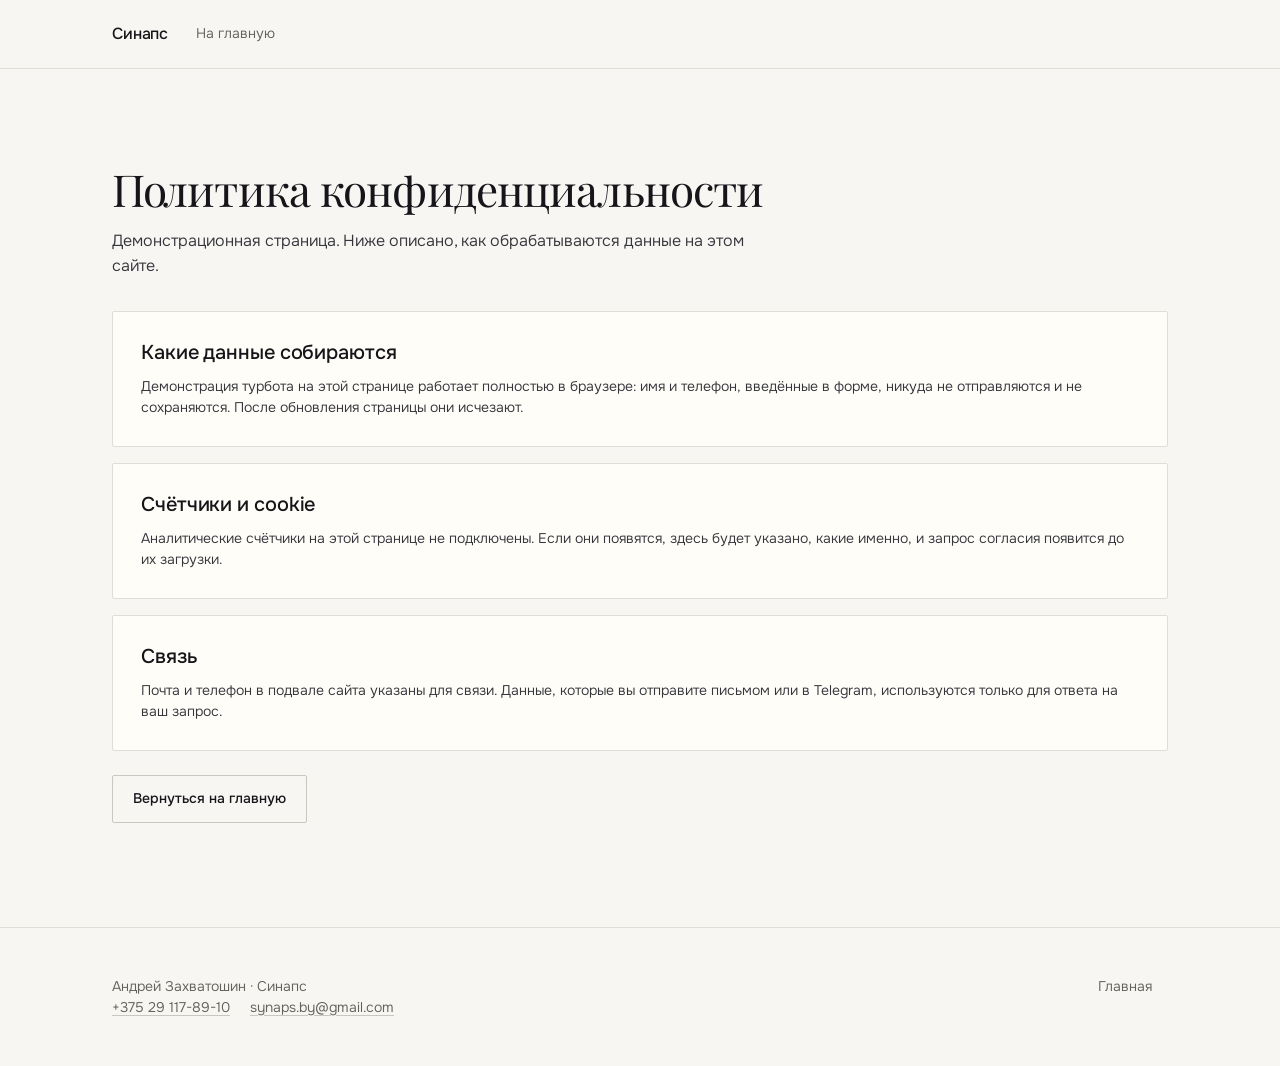
<file: public/privacy.html>
<!DOCTYPE html>
<html lang="ru">
<head>
<meta charset="utf-8">
<meta name="viewport" content="width=device-width, initial-scale=1">
<title>Политика конфиденциальности | Синапс</title>
<meta name="description" content="Как обрабатываются данные, которые вы отправляете через сайт synaps.bond.">
<meta name="robots" content="noindex">
<link rel="icon" type="image/svg+xml" href="logo.svg">
<link rel="preconnect" href="https://fonts.googleapis.com">
<link rel="preconnect" href="https://fonts.gstatic.com" crossorigin>
<link href="https://fonts.googleapis.com/css2?family=Onest:wght@300;400;500;600&family=Playfair+Display:wght@400;500&display=swap" rel="stylesheet">
<link rel="stylesheet" href="style.css">
</head>
<body>
<a class="skip" href="#main">Перейти к содержанию</a>

<div class="nav-shell">
  <nav class="nav" aria-label="Основная навигация">
    <span class="brand">Синапс</span>
    <a class="link" href="index.html">На главную</a>
  </nav>
</div>

<main id="main">
  <section class="block" style="padding-top: 96px">
    <div class="wrap">
      <h1 class="page-title">Политика конфиденциальности</h1>
      <p class="lead">Демонстрационная страница. Ниже описано, как обрабатываются данные на этом сайте.</p>

      <div class="card" style="margin-top: 32px">
        <h3>Какие данные собираются</h3>
        <p>Демонстрация турбота на этой странице работает полностью в браузере: имя и телефон, введённые в форме, никуда не отправляются и не сохраняются. После обновления страницы они исчезают.</p>
      </div>

      <div class="card" style="margin-top: 16px">
        <h3>Счётчики и cookie</h3>
        <p>Аналитические счётчики на этой странице не подключены. Если они появятся, здесь будет указано, какие именно, и запрос согласия появится до их загрузки.</p>
      </div>

      <div class="card" style="margin-top: 16px">
        <h3>Связь</h3>
        <p>Почта и телефон в подвале сайта указаны для связи. Данные, которые вы отправите письмом или в Telegram, используются только для ответа на ваш запрос.</p>
      </div>

      <p style="margin-top: 24px"><a class="btn ghost" href="index.html">Вернуться на главную</a></p>
    </div>
  </section>
</main>

<footer>
  <div class="wrap row">
    <div>
      <div>Андрей Захватошин · Синапс</div>
      <div class="contacts">
        <a href="tel:+375291178910">+375 29 117-89-10</a>
        <a href="mailto:synaps.by@gmail.com">synaps.by@gmail.com</a>
      </div>
    </div>
    <div><a href="index.html">Главная</a></div>
  </div>
</footer>
</body>
</html>
</file>
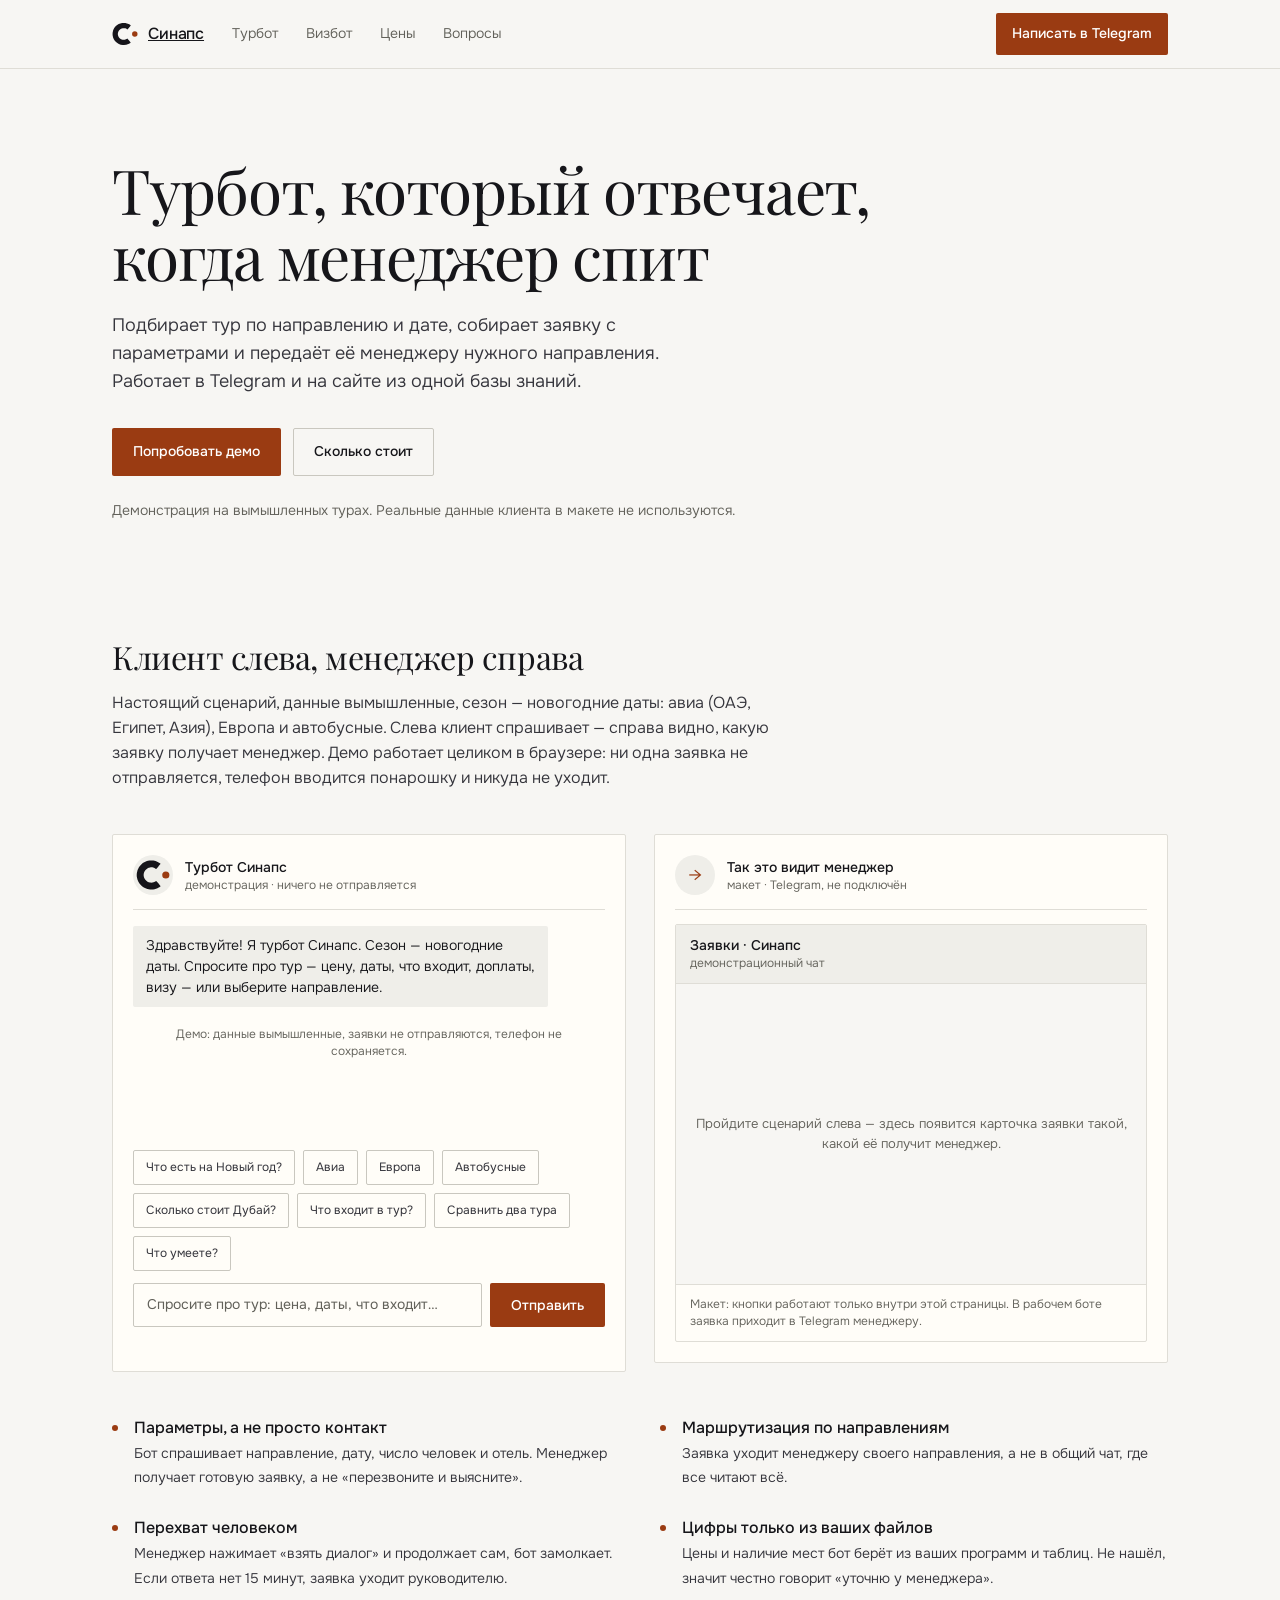
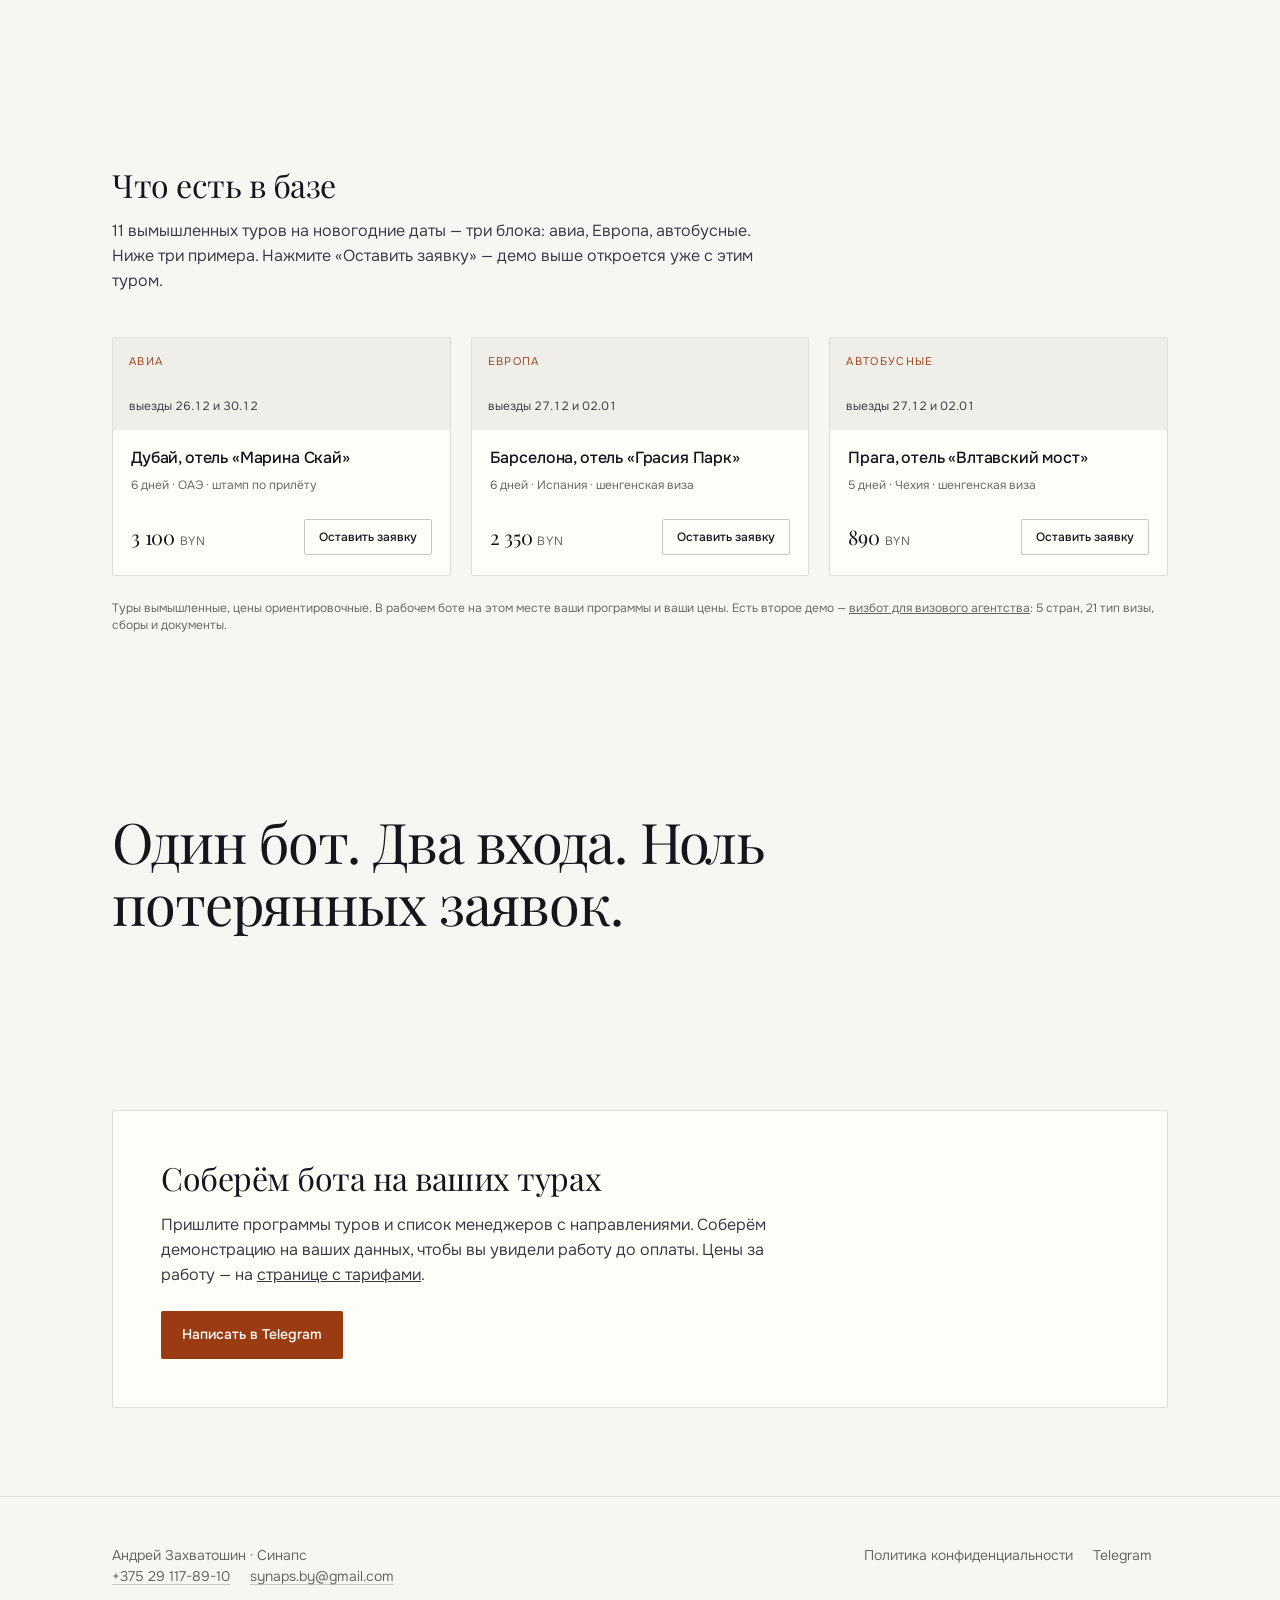
<file: public/tours.html>
<!DOCTYPE html>
<html lang="ru">
<head>
<meta charset="utf-8">
<meta name="viewport" content="width=device-width, initial-scale=1">
<title>Турбот для турфирм: демонстрация | Синапс</title>
<meta name="description" content="Турбот отвечает клиентам круглосуточно: подбирает тур по направлению и дате, собирает заявку с параметрами и передаёт нужному менеджеру. Демонстрация на вымышленных турах.">
<meta property="og:title" content="Турбот для турфирм: демонстрация | Синапс">
<meta property="og:description" content="Отвечает, когда менеджер спит. Подбирает тур, собирает заявку, передаёт менеджеру направления.">
<meta property="og:type" content="website">
<link rel="canonical" href="https://synaps.bond/tours.html">
<meta property="og:url" content="https://synaps.bond/tours.html">
<link rel="icon" type="image/svg+xml" href="logo.svg">
<link rel="icon" type="image/png" sizes="96x96" href="logo-96.png">
<link rel="apple-touch-icon" href="logo-192.png">
<meta property="og:image" content="https://synaps.bond/logo-512.png">
<link rel="preconnect" href="https://fonts.googleapis.com">
<link rel="preconnect" href="https://fonts.gstatic.com" crossorigin>
<link href="https://fonts.googleapis.com/css2?family=Onest:wght@300;400;500;600&family=Playfair+Display:wght@400;500&display=swap" rel="stylesheet">
<link rel="stylesheet" href="style.css">
</head>
<body>
<a class="skip" href="#main">Перейти к содержанию</a>

<div class="nav-shell">
  <nav class="nav" aria-label="Основная навигация">
    <a class="brand" href="index.html"><img class="brand-logo" src="logo.svg" alt="" width="26" height="26">Синапс</a>
    <a class="link" href="tours.html">Турбот</a>
    <a class="link" href="visas.html">Визбот</a>
    <a class="link" href="index.html#prices">Цены</a>
    <a class="link" href="index.html#faq">Вопросы</a>
    <a class="cta" href="https://t.me/Bazookie" rel="noopener">Написать в Telegram</a>
  </nav>
</div>

<main id="main">

  <header class="hero">
    <div class="wrap">
      <h1>Турбот, который отвечает, когда менеджер спит</h1>
      <p class="sub">Подбирает тур по направлению и дате, собирает заявку с параметрами и передаёт её менеджеру нужного направления. Работает в Telegram и на сайте из одной базы знаний.</p>
      <div class="actions">
        <a class="btn" href="#demo">Попробовать демо</a>
        <a class="btn ghost" href="index.html#prices">Сколько стоит</a>
      </div>
      <p class="proof">Демонстрация на вымышленных турах. Реальные данные клиента в макете не используются.</p>
    </div>
  </header>

  <section class="block" id="demo">
    <div class="wrap">
      <h2 class="reveal">Клиент слева, менеджер справа</h2>
      <p class="lead reveal">Настоящий сценарий, данные вымышленные, сезон — новогодние даты: авиа (ОАЭ, Египет, Азия), Европа и автобусные. Слева клиент спрашивает — справа видно, какую заявку получает менеджер. Демо работает целиком в браузере: ни одна заявка не отправляется, телефон вводится понарошку и никуда не уходит.</p>

      <div class="demo-grid">
        <div class="panel reveal">
          <div class="panel-head">
            <div class="dot"><img src="logo.svg" alt="" width="40" height="40"></div>
            <div class="who">Турбот Синапс<span>демонстрация · ничего не отправляется</span></div>
          </div>

          <div class="chat" id="chat" aria-live="polite"></div>

          <div class="chips" id="chips"></div>

          <button class="back-link" id="back" type="button" hidden>← Назад</button>

          <form class="composer" id="composer" novalidate>
            <input id="composer-input" type="text" placeholder="Спросите про тур: цена, даты, что входит…" autocomplete="off" aria-label="Ваш вопрос">
            <button class="btn" type="submit">Отправить</button>
          </form>
          <div class="err-note" id="composer-error" role="status"></div>
        </div>

        <div class="panel reveal">
          <div class="panel-head">
            <div class="dot dot-mock">→</div>
            <div class="who">Так это видит менеджер<span>макет · Telegram, не подключён</span></div>
          </div>

          <div class="tg">
            <div class="tg-head">
              <div class="tg-name">Заявки · Синапс</div>
              <div class="tg-status">демонстрационный чат</div>
            </div>
            <div class="tg-body" id="tg-body">
              <div class="tg-empty" id="tg-empty">Пройдите сценарий слева — здесь появится карточка заявки такой, какой её получит менеджер.</div>
            </div>
            <div class="tg-actions" id="tg-actions" hidden>
              <button class="btn" type="button" id="tg-take">Взять диалог</button>
              <button class="btn ghost" type="button" id="tg-forward">Передать</button>
            </div>
            <div class="tg-note" id="tg-note">Макет: кнопки работают только внутри этой страницы. В рабочем боте заявка приходит в Telegram менеджеру.</div>
          </div>
        </div>
      </div>

      <ul class="demo-notes reveal">
        <li><b>Параметры, а не просто контакт</b><span>Бот спрашивает направление, дату, число человек и отель. Менеджер получает готовую заявку, а не «перезвоните и выясните».</span></li>
        <li><b>Маршрутизация по направлениям</b><span>Заявка уходит менеджеру своего направления, а не в общий чат, где все читают всё.</span></li>
        <li><b>Перехват человеком</b><span>Менеджер нажимает «взять диалог» и продолжает сам, бот замолкает. Если ответа нет 15 минут, заявка уходит руководителю.</span></li>
        <li><b>Цифры только из ваших файлов</b><span>Цены и наличие мест бот берёт из ваших программ и таблиц. Не нашёл, значит честно говорит «уточню у менеджера».</span></li>
      </ul>
    </div>
  </section>

  <section class="block" id="tours">
    <div class="wrap">
      <h2 class="reveal">Что есть в базе</h2>
      <p class="lead reveal">11 вымышленных туров на новогодние даты — три блока: авиа, Европа, автобусные. Ниже три примера. Нажмите «Оставить заявку» — демо выше откроется уже с этим туром.</p>

      <div class="tours-grid">
        <article class="tour reveal">
          <div class="tour-plate">
            <span class="tour-dir">Авиа</span>
            <span class="tour-dates">выезды 26.12 и 30.12</span>
          </div>
          <div class="tour-body">
            <h3 class="tour-name">Дубай, отель «Марина Скай»</h3>
            <p class="tour-meta">6 дней · ОАЭ · штамп по прилёту</p>
            <div class="tour-foot">
              <span class="tour-price">3 100 <small>BYN</small></span>
              <button class="btn ghost tour-cta" type="button" data-tour="avia-dubai-marina-sky">Оставить заявку</button>
            </div>
          </div>
        </article>

        <article class="tour reveal">
          <div class="tour-plate">
            <span class="tour-dir">Европа</span>
            <span class="tour-dates">выезды 27.12 и 02.01</span>
          </div>
          <div class="tour-body">
            <h3 class="tour-name">Барселона, отель «Грасия Парк»</h3>
            <p class="tour-meta">6 дней · Испания · шенгенская виза</p>
            <div class="tour-foot">
              <span class="tour-price">2 350 <small>BYN</small></span>
              <button class="btn ghost tour-cta" type="button" data-tour="europe-barcelona-gracia">Оставить заявку</button>
            </div>
          </div>
        </article>

        <article class="tour reveal">
          <div class="tour-plate">
            <span class="tour-dir">Автобусные</span>
            <span class="tour-dates">выезды 27.12 и 02.01</span>
          </div>
          <div class="tour-body">
            <h3 class="tour-name">Прага, отель «Влтавский мост»</h3>
            <p class="tour-meta">5 дней · Чехия · шенгенская виза</p>
            <div class="tour-foot">
              <span class="tour-price">890 <small>BYN</small></span>
              <button class="btn ghost tour-cta" type="button" data-tour="bus-prague-vltava-newyear">Оставить заявку</button>
            </div>
          </div>
        </article>
      </div>

      <p class="tours-note reveal">Туры вымышленные, цены ориентировочные. В рабочем боте на этом месте ваши программы и ваши цены. Есть второе демо — <a href="visas.html">визбот для визового агентства</a>: 5 стран, 21 тип визы, сборы и документы.</p>
    </div>
  </section>

  <section class="tagline">
    <div class="wrap">
      <p id="tagline" data-text="Один бот. Два входа. Ноль потерянных заявок."></p>
    </div>
  </section>

  <section class="final" id="final">
    <div class="wrap">
      <div class="box reveal">
        <h2>Соберём бота на ваших турах</h2>
        <p>Пришлите программы туров и список менеджеров с направлениями. Соберём демонстрацию на ваших данных, чтобы вы увидели работу до оплаты. Цены за работу — на <a href="index.html#prices">странице с тарифами</a>.</p>
        <a class="btn" href="https://t.me/Bazookie" rel="noopener">Написать в Telegram</a>
      </div>
    </div>
  </section>

</main>

<footer>
  <div class="wrap row">
    <div>
      <div>Андрей Захватошин · Синапс</div>
      <div class="contacts">
        <a href="tel:+375291178910">+375 29 117-89-10</a>
        <a href="mailto:synaps.by@gmail.com">synaps.by@gmail.com</a>
      </div>
    </div>
    <div>
      <a href="privacy.html">Политика конфиденциальности</a>
      <a href="https://t.me/Bazookie" rel="noopener">Telegram</a>
    </div>
  </div>
</footer>

<script src="bot-engine.js"></script>
<script src="app.js"></script>
</body>
</html>
</file>
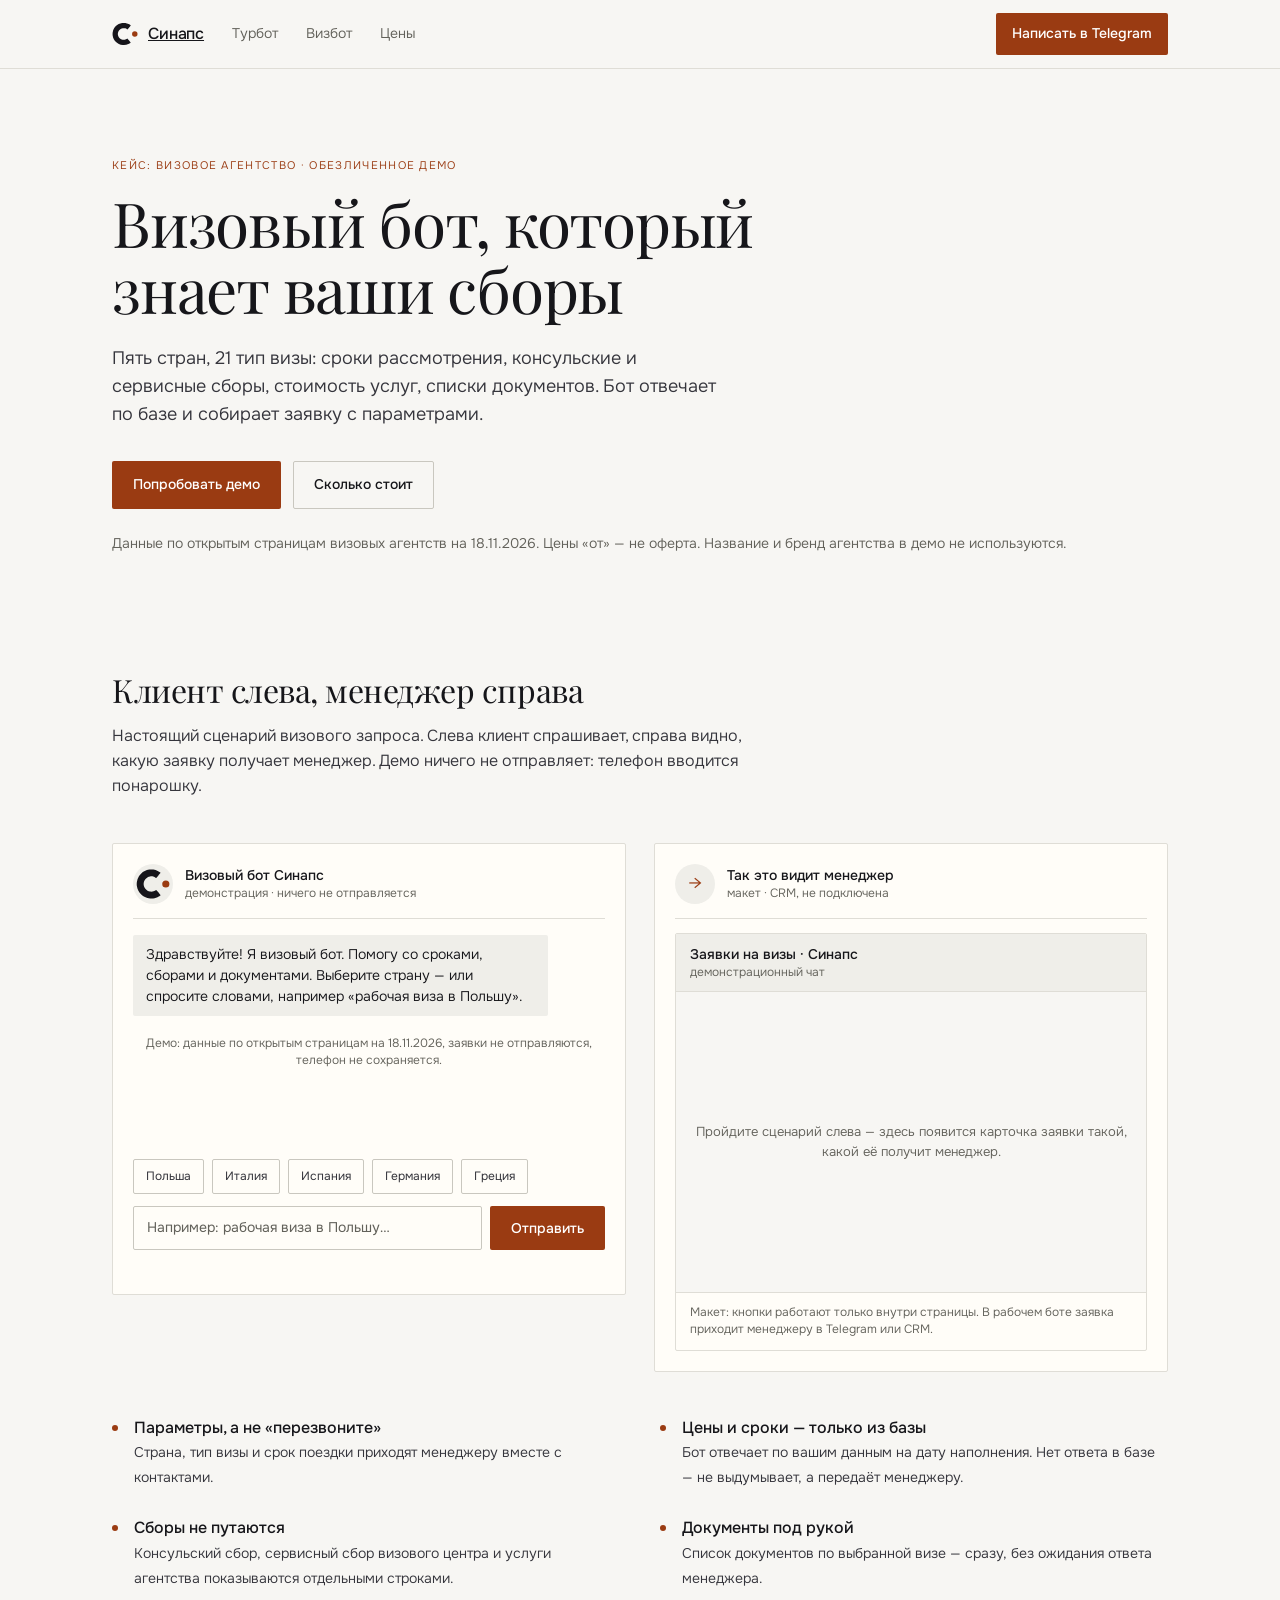
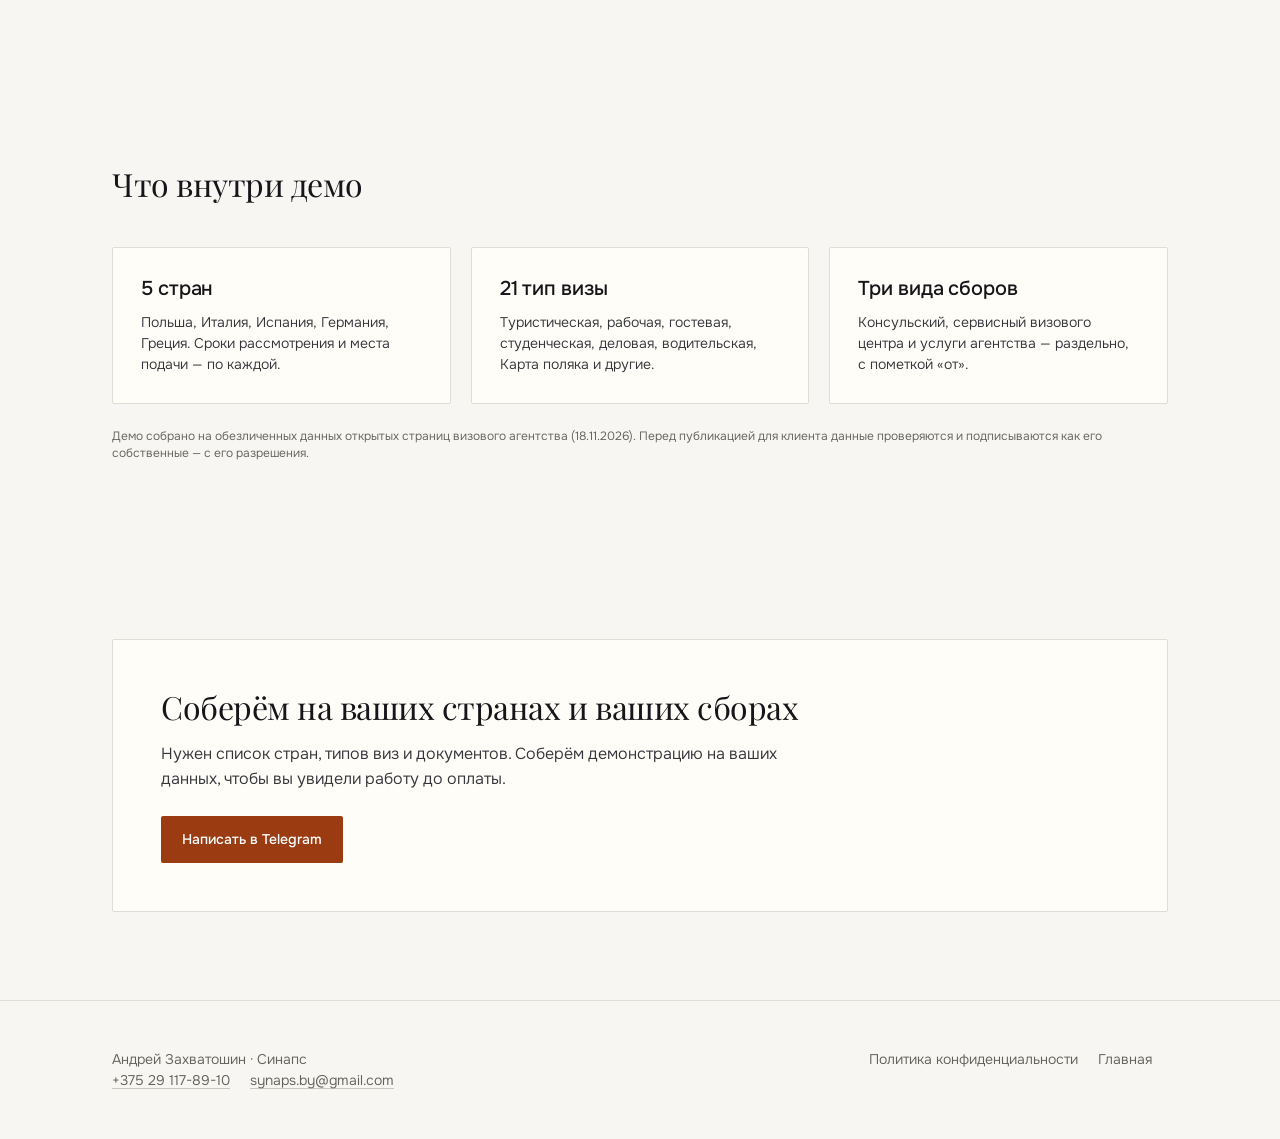
<file: public/visas.html>
<!DOCTYPE html>
<html lang="ru">
<head>
<meta charset="utf-8">
<meta name="viewport" content="width=device-width, initial-scale=1">
<title>Визовый бот для агентства: демонстрация | Синапс</title>
<meta name="description" content="Демонстрация визового бота: сроки рассмотрения, консульские и сервисные сборы, документы по пяти странам. Собирает заявку с параметрами и передаёт менеджеру.">
<meta property="og:title" content="Визовый бот для агентства: демонстрация | Синапс">
<meta property="og:description" content="Сроки, сборы и документы по пяти странам. Заявка уходит менеджеру с параметрами.">
<meta property="og:type" content="website">
<link rel="canonical" href="https://synaps.bond/visas.html">
<meta property="og:url" content="https://synaps.bond/visas.html">
<meta property="og:image" content="https://synaps.bond/logo-512.png">
<link rel="icon" type="image/svg+xml" href="logo.svg">
<link rel="icon" type="image/png" sizes="96x96" href="logo-96.png">
<link rel="apple-touch-icon" href="logo-192.png">
<link rel="preconnect" href="https://fonts.googleapis.com">
<link rel="preconnect" href="https://fonts.gstatic.com" crossorigin>
<link href="https://fonts.googleapis.com/css2?family=Onest:wght@300;400;500;600&family=Playfair+Display:wght@400;500&display=swap" rel="stylesheet">
<link rel="stylesheet" href="style.css">
</head>
<body>
<a class="skip" href="#main">Перейти к содержанию</a>

<div class="nav-shell">
  <nav class="nav" aria-label="Основная навигация">
    <a class="brand" href="index.html"><img class="brand-logo" src="logo.svg" alt="" width="26" height="26">Синапс</a>
    <a class="link" href="tours.html">Турбот</a>
    <a class="link" href="visas.html">Визбот</a>
    <a class="link" href="index.html#prices">Цены</a>
    <a class="cta" href="https://t.me/Bazookie" rel="noopener">Написать в Telegram</a>
  </nav>
</div>

<main id="main">

  <header class="hero">
    <div class="wrap">
      <p class="eyebrow">Кейс: визовое агентство · обезличенное демо</p>
      <h1>Визовый бот, который знает ваши сборы</h1>
      <p class="sub">Пять стран, 21 тип визы: сроки рассмотрения, консульские и сервисные сборы, стоимость услуг, списки документов. Бот отвечает по базе и собирает заявку с параметрами.</p>
      <div class="actions">
        <a class="btn" href="#demo">Попробовать демо</a>
        <a class="btn ghost" href="index.html#prices">Сколько стоит</a>
      </div>
      <p class="proof">Данные по открытым страницам визовых агентств на 18.11.2026. Цены «от» — не оферта. Название и бренд агентства в демо не используются.</p>
    </div>
  </header>

  <section class="block" id="demo">
    <div class="wrap">
      <h2>Клиент слева, менеджер справа</h2>
      <p class="lead">Настоящий сценарий визового запроса. Слева клиент спрашивает, справа видно, какую заявку получает менеджер. Демо ничего не отправляет: телефон вводится понарошку.</p>

      <div class="demo-grid">
        <div class="panel">
          <div class="panel-head">
            <div class="dot"><img src="logo.svg" alt="" width="40" height="40"></div>
            <div class="who">Визовый бот Синапс<span>демонстрация · ничего не отправляется</span></div>
          </div>

          <div class="chat" id="chat" aria-live="polite"></div>
          <div class="chips" id="chips"></div>

          <button class="back-link" id="back" type="button" hidden>← Назад</button>

          <form class="composer" id="composer" novalidate>
            <input id="composer-input" type="text" placeholder="Например: рабочая виза в Польшу…" autocomplete="off" aria-label="Ваш вопрос">
            <button class="btn" type="submit">Отправить</button>
          </form>
          <div class="err-note" id="composer-error" role="status"></div>
        </div>

        <div class="panel">
          <div class="panel-head">
            <div class="dot dot-mock">→</div>
            <div class="who">Так это видит менеджер<span>макет · CRM, не подключена</span></div>
          </div>

          <div class="tg">
            <div class="tg-head">
              <div class="tg-name">Заявки на визы · Синапс</div>
              <div class="tg-status">демонстрационный чат</div>
            </div>
            <div class="tg-body" id="tg-body">
              <div class="tg-empty" id="tg-empty">Пройдите сценарий слева — здесь появится карточка заявки такой, какой её получит менеджер.</div>
            </div>
            <div class="tg-note" id="tg-note">Макет: кнопки работают только внутри страницы. В рабочем боте заявка приходит менеджеру в Telegram или CRM.</div>
          </div>
        </div>
      </div>

      <ul class="demo-notes">
        <li><b>Параметры, а не «перезвоните»</b><span>Страна, тип визы и срок поездки приходят менеджеру вместе с контактами.</span></li>
        <li><b>Цены и сроки — только из базы</b><span>Бот отвечает по вашим данным на дату наполнения. Нет ответа в базе — не выдумывает, а передаёт менеджеру.</span></li>
        <li><b>Сборы не путаются</b><span>Консульский сбор, сервисный сбор визового центра и услуги агентства показываются отдельными строками.</span></li>
        <li><b>Документы под рукой</b><span>Список документов по выбранной визе — сразу, без ожидания ответа менеджера.</span></li>
      </ul>
    </div>
  </section>

  <section class="block" id="sources">
    <div class="wrap">
      <h2>Что внутри демо</h2>
      <div class="grid-3">
        <div class="card"><h3>5 стран</h3><p>Польша, Италия, Испания, Германия, Греция. Сроки рассмотрения и места подачи — по каждой.</p></div>
        <div class="card"><h3>21 тип визы</h3><p>Туристическая, рабочая, гостевая, студенческая, деловая, водительская, Карта поляка и другие.</p></div>
        <div class="card"><h3>Три вида сборов</h3><p>Консульский, сервисный визового центра и услуги агентства — раздельно, с пометкой «от».</p></div>
      </div>
      <p class="tours-note">Демо собрано на обезличенных данных открытых страниц визового агентства (18.11.2026). Перед публикацией для клиента данные проверяются и подписываются как его собственные — с его разрешения.</p>
    </div>
  </section>

  <section class="final" id="final">
    <div class="wrap">
      <div class="box">
        <h2>Соберём на ваших странах и ваших сборах</h2>
        <p>Нужен список стран, типов виз и документов. Соберём демонстрацию на ваших данных, чтобы вы увидели работу до оплаты.</p>
        <a class="btn" href="https://t.me/Bazookie" rel="noopener">Написать в Telegram</a>
      </div>
    </div>
  </section>

</main>

<footer>
  <div class="wrap row">
    <div>
      <div>Андрей Захватошин · Синапс</div>
      <div class="contacts">
        <a href="tel:+375291178910">+375 29 117-89-10</a>
        <a href="mailto:synaps.by@gmail.com">synaps.by@gmail.com</a>
      </div>
    </div>
    <div>
      <a href="privacy.html">Политика конфиденциальности</a>
      <a href="index.html">Главная</a>
    </div>
  </div>
</footer>

<script src="visa-engine.js"></script>
<script src="visa-app.js"></script>
</body>
</html>
</file>
<file: style.css>
/* Synaps sandbox landing — tokens per skill B2/B3 */
:root {
  --bg: #181818;
  --surface: #1f1f1f;
  --surface-2: #272727;
  --line: #313131;
  --text: #ffffff;
  --muted: #9b9b9b;
  --accent: #f97316;
  --radius-lg: 16px;
  --radius-md: 10px;
  --radius-sm: 8px;
  --ease: cubic-bezier(0.22, 1, 0.36, 1);
}

* { box-sizing: border-box; }

html { scroll-behavior: smooth; }

body {
  margin: 0;
  background: var(--bg);
  color: var(--text);
  font-family: Manrope, system-ui, -apple-system, "Segoe UI", sans-serif;
  font-size: 16px;
  line-height: 24px;
  text-wrap: pretty;
}

h1, h2, h3 { text-wrap: balance; margin: 0; }

a { color: inherit; }

.wrap { width: 100%; max-width: 1080px; margin: 0 auto; padding: 0 24px; }

.skip {
  position: absolute; left: -9999px; top: 0; background: var(--accent); color: #000;
  padding: 8px 12px; border-radius: var(--radius-sm); z-index: 50;
}
.skip:focus { left: 24px; top: 24px; }

/* ---------- nav ---------- */
.nav-shell { position: fixed; inset: 12px 0 auto 0; z-index: 40; display: flex; justify-content: center; }
.nav {
  display: flex; align-items: center; gap: 24px;
  padding: 8px 16px; border-radius: 999px;
  background: rgba(31, 31, 31, 0.72);
  backdrop-filter: blur(12px);
  border: 1px solid var(--line);
}
.nav .brand { font-weight: 700; letter-spacing: 0.2px; }
.nav a.link {
  color: var(--muted); text-decoration: none; font-size: 14px; line-height: 20px;
  transition: color 300ms var(--ease);
}
.nav a.link:hover, .nav a.link:focus-visible { color: var(--text); }
.nav .cta { font-size: 14px; font-weight: 600; padding: 8px 12px; border-radius: var(--radius-sm); background: var(--accent); color: #000; text-decoration: none; }
.nav .cta:hover { transform: translateY(-1px); }
.nav .cta:active { transform: scale(0.98); }

@media (max-width: 720px) {
  .nav { gap: 12px; padding: 8px 12px; }
  .nav a.link { display: none; }
}

/* ---------- hero ---------- */
.hero { padding: 152px 0 96px; }
.hero h1 {
  max-width: 680px;
  font-size: 48px; line-height: 1; font-weight: 700; letter-spacing: -0.5px;
  background: linear-gradient(90deg, #ffffff 0%, #9b9b9b 100%);
  -webkit-background-clip: text; background-clip: text; color: transparent;
}
.hero p.sub { max-width: 680px; margin: 24px 0 0; font-size: 18px; line-height: 28px; color: var(--muted); }
.hero .actions { margin-top: 32px; display: flex; gap: 12px; flex-wrap: wrap; align-items: center; }

.btn {
  display: inline-flex; align-items: center; gap: 8px;
  padding: 8px 12px; border-radius: var(--radius-sm);
  font-size: 16px; line-height: 24px; font-weight: 600;
  background: var(--accent); color: #000; text-decoration: none; border: 0; cursor: pointer;
  transition: transform 300ms var(--ease), background 300ms var(--ease);
}
.btn:hover { transform: translateY(-1px); }
.btn:active { transform: scale(0.98); }
.btn:focus-visible { outline: 2px solid #fff; outline-offset: 2px; }
.btn.ghost { background: transparent; color: var(--text); border: 1px solid var(--line); }
.btn.ghost:hover { background: var(--surface-2); }
.btn:disabled { opacity: 0.5; cursor: not-allowed; transform: none; }

.proof { margin-top: 24px; font-size: 14px; line-height: 20px; color: var(--muted); }

@media (max-width: 720px) {
  .hero { padding: 120px 0 64px; }
  .hero h1 { font-size: 36px; line-height: 40px; }
}

/* ---------- sections ---------- */
section.block { padding: 96px 0; }
section.block > .wrap > h2 { font-size: 30px; line-height: 36px; font-weight: 700; }
section.block > .wrap > p.lead { color: var(--muted); margin: 16px 0 0; max-width: 680px; }

.reveal { opacity: 0; transform: translateY(32px); transition: opacity 700ms var(--ease), transform 700ms var(--ease); }
.reveal.in { opacity: 1; transform: none; }

/* ---------- demo ---------- */
.demo-grid { display: grid; grid-template-columns: 1fr 1fr; gap: 48px; align-items: start; margin-top: 48px; }
@media (max-width: 900px) { .demo-grid { grid-template-columns: 1fr; gap: 32px; } }

.phone {
  background: var(--surface); border: 1px solid var(--line); border-radius: var(--radius-lg);
  padding: 16px; max-width: 420px; width: 100%;
}
.phone .head { display: flex; align-items: center; gap: 12px; padding-bottom: 12px; border-bottom: 1px solid var(--line); }
.phone .dot { width: 40px; height: 40px; border-radius: 999px; background: var(--surface-2); display: grid; place-items: center; font-weight: 700; }
.phone .who { font-size: 14px; line-height: 20px; }
.phone .who span { display: block; color: var(--muted); font-size: 12px; line-height: 16px; }

.chat { display: flex; flex-direction: column; gap: 12px; padding: 16px 0; min-height: 180px; max-height: 400px; overflow-y: auto; }
.msg { max-width: 85%; padding: 8px 12px; border-radius: var(--radius-md); font-size: 14px; line-height: 20px; }
.msg.bot { background: var(--surface-2); border-bottom-left-radius: 4px; align-self: flex-start; }
.msg.me { background: var(--accent); color: #000; border-bottom-right-radius: 4px; align-self: flex-end; }
.msg.sys { color: var(--muted); font-size: 12px; line-height: 16px; align-self: center; background: transparent; text-align: center; }

.chips { display: flex; flex-wrap: wrap; gap: 8px; padding-bottom: 12px; }
.chip {
  padding: 8px 12px; border-radius: var(--radius-sm); border: 1px solid var(--line);
  background: var(--surface); color: var(--text); font-size: 14px; line-height: 20px; cursor: pointer;
  transition: background 300ms var(--ease), transform 300ms var(--ease);
}
.chip:hover { background: var(--surface-2); transform: translateY(-1px); }
.chip:active { transform: scale(0.98); }
.chip:focus-visible { outline: 2px solid var(--accent); outline-offset: 2px; }

.form-row { display: flex; gap: 8px; }
.form-row input {
  flex: 1; padding: 8px 12px; border-radius: var(--radius-sm);
  border: 1px solid var(--line); background: var(--surface); color: var(--text);
  font-family: inherit; font-size: 14px; line-height: 20px;
}
.form-row input:focus-visible { outline: 2px solid var(--accent); outline-offset: 1px; }
.form-row input.err { border-color: #ef4444; }
.err-note { color: #ef4444; font-size: 12px; line-height: 16px; margin-top: 8px; min-height: 16px; }

.demo-notes { list-style: none; padding: 0; margin: 0; display: grid; gap: 24px; }
.demo-notes li { padding-left: 24px; position: relative; }
.demo-notes li::before { content: ""; position: absolute; left: 0; top: 8px; width: 8px; height: 8px; border-radius: 999px; background: var(--accent); }
.demo-notes b { display: block; }
.demo-notes span { color: var(--muted); font-size: 14px; line-height: 20px; }

/* ---------- tagline reveal ---------- */
.tagline { padding: 96px 0; text-align: left; }
.tagline p {
  max-width: 680px; margin: 0; font-size: 48px; line-height: 1.1; font-weight: 700;
}
.tagline .w { color: #3a3a3a; transition: color 500ms var(--ease); }
.tagline .w.on { color: #ffffff; }
@media (max-width: 720px) { .tagline p { font-size: 30px; line-height: 36px; } }

/* ---------- benefits ---------- */
.grid-3 { display: grid; grid-template-columns: repeat(3, 1fr); gap: 24px; margin-top: 48px; }
@media (max-width: 900px) { .grid-3 { grid-template-columns: 1fr; } }
.card { background: var(--surface); border: 1px solid var(--line); border-radius: var(--radius-lg); padding: 24px; }
.card h3 { font-size: 20px; line-height: 28px; font-weight: 600; }
.card p { color: var(--muted); font-size: 14px; line-height: 20px; margin: 12px 0 0; }

/* ---------- steps ---------- */
.steps { counter-reset: s; display: grid; gap: 24px; margin-top: 48px; }
.step { display: grid; grid-template-columns: 48px 1fr; gap: 24px; align-items: start; }
.step .n { width: 48px; height: 48px; border-radius: 999px; background: var(--surface-2); display: grid; place-items: center; font-weight: 700; }
.step h3 { font-size: 20px; line-height: 28px; font-weight: 600; }
.step p { color: var(--muted); margin: 8px 0 0; }

/* ---------- pricing ---------- */
.prices { display: grid; grid-template-columns: repeat(3, 1fr); gap: 24px; margin-top: 48px; align-items: stretch; }
@media (max-width: 900px) { .prices { grid-template-columns: 1fr; } }
.price { display: flex; flex-direction: column; gap: 16px; }
.price.hot { border-color: var(--accent); }
.price .tag { font-size: 12px; line-height: 16px; color: var(--muted); text-transform: uppercase; letter-spacing: 0.08em; }
.price .sum { font-size: 36px; line-height: 40px; font-weight: 700; }
.price .sum small { font-size: 14px; font-weight: 400; color: var(--muted); }
.price ul { list-style: none; margin: 0; padding: 0; display: grid; gap: 8px; }
.price li { font-size: 14px; line-height: 20px; color: var(--muted); padding-left: 20px; position: relative; }
.price li::before { content: "·"; position: absolute; left: 8px; color: var(--accent); }

/* ---------- faq ---------- */
.faq { display: grid; gap: 8px; margin-top: 48px; }
details { background: var(--surface); border: 1px solid var(--line); border-radius: var(--radius-md); padding: 16px; }
details summary { cursor: pointer; font-weight: 600; list-style: none; }
details summary::-webkit-details-marker { display: none; }
details p { color: var(--muted); margin: 12px 0 0; font-size: 14px; line-height: 20px; }

/* ---------- final ---------- */
.final { padding: 96px 0; }
.final .box { background: var(--surface); border: 1px solid var(--line); border-radius: var(--radius-lg); padding: 48px; }
.final h2 { font-size: 30px; line-height: 36px; }
.final p { color: var(--muted); margin: 16px 0 24px; max-width: 680px; }
@media (max-width: 720px) { .final .box { padding: 24px; } }

/* ---------- footer ---------- */
footer { border-top: 1px solid var(--line); padding: 48px 0; color: var(--muted); font-size: 14px; line-height: 20px; }
footer .row { display: flex; justify-content: space-between; gap: 24px; flex-wrap: wrap; }
footer a { color: var(--muted); text-decoration: none; margin-right: 16px; }
footer a:hover { color: var(--text); }

@media (prefers-reduced-motion: reduce) {
  .reveal { opacity: 1; transform: none; transition: none; }
  .tagline .w { color: #ffffff; transition: none; }
  html { scroll-behavior: auto; }
}
</file>
<file: public/style.css>
/* Synaps — палитра и типографика из synaps-landing (V9): тёплая бумага + глубокий ржавый.
   Один радиус на всю страницу, тонкие линии вместо теней. */

:root {
  --bg: #F7F6F3;
  --surface: #FFFDF8;
  --surface-2: #EFEEE9;
  --ink: #16161A;
  --ink-2: #35353C;
  --muted: #62615A;
  --hair: #DFDDD6;
  --hair-strong: #C9C7BF;
  --accent: #9A3B12;
  --accent-dark: #7E2F0C;
  --accent-soft: rgba(154, 59, 18, 0.07);

  /* шкала отступов: 4/8/12/16/24/32/48/64/88 */
  --space-1: 4px; --space-2: 8px; --space-3: 12px; --space-4: 16px;
  --space-5: 24px; --space-6: 32px; --space-7: 48px; --space-8: 64px; --space-9: 88px;

  /* шкала типографики: 5 ступеней текста + 3 дисплейных */
  --text-display: clamp(36px, 5.2vw, 62px);
  --text-display-2: clamp(30px, 4.6vw, 56px);
  --text-display-3: clamp(30px, 4vw, 44px);
  --text-h2: clamp(26px, 3vw, 32px);
  --text-h3: 20px;
  --text-lede: 18px;
  --text-body: 16px;
  --text-ui: 14px;
  --text-caption: 12px;
  --text-micro: 11px;
  --radius: 2px;
  --ease: cubic-bezier(0.22, 1, 0.36, 1);

  --display: 'Playfair Display', Georgia, 'Times New Roman', serif;
  --body: 'Onest', -apple-system, system-ui, 'Segoe UI', sans-serif;
}

* { box-sizing: border-box; }

html { scroll-behavior: smooth; }

body {
  margin: 0;
  background: var(--bg);
  color: var(--ink);
  font-family: var(--body);
  font-size: 16px;
  line-height: 1.55;
  font-weight: 350;
  -webkit-font-smoothing: antialiased;
  text-rendering: optimizeLegibility;
}

::selection { background: var(--accent-soft); }

h1, h2, h3 { text-wrap: balance; margin: 0; }

a { color: inherit; }

img { display: block; max-width: 100%; height: auto; }

.wrap { width: 100%; max-width: 1120px; margin: 0 auto; padding: 0 32px; }

.skip {
  position: absolute; left: -9999px; top: 0; background: var(--accent); color: #fff;
  padding: 8px 12px; border-radius: var(--radius); z-index: 50;
}
.skip:focus { left: 24px; top: 24px; }

a:focus-visible, .btn:focus-visible, .chip:focus-visible,
summary:focus-visible, .back-link:focus-visible {
  outline: 2px solid var(--accent); outline-offset: 3px;
}

/* ---------- nav ---------- */
.nav-shell { position: sticky; top: 0; z-index: 40; background: rgba(247, 246, 243, 0.94); backdrop-filter: saturate(120%) blur(6px); border-bottom: 1px solid var(--hair); }
.nav { display: flex; align-items: center; gap: 28px; max-width: 1120px; margin: 0 auto; padding: 0 32px; height: 68px; }
.nav .brand { font-weight: 500; letter-spacing: -0.01em; display: inline-flex; align-items: center; gap: 10px; font-size: var(--text-body); }
.brand-logo { border-radius: 0; display: block; width: 26px; height: 26px; }
.nav a.link { color: var(--muted); text-decoration: none; font-size: var(--text-ui); transition: color 120ms ease; }
.nav a.link:hover, .nav a.link:focus-visible { color: var(--ink); }
.nav .cta {
  margin-left: auto; font-size: 14px; font-weight: 500; padding: 10px 16px;
  border-radius: var(--radius); background: var(--accent); color: #fff; text-decoration: none;
  transition: background 120ms ease;
}
.nav .cta:hover { background: var(--accent-dark); }

@media (max-width: 760px) {
  .nav { gap: 14px; padding: 0 18px; height: 60px; }
  .nav a.link { font-size: 13px; }
  .nav a.link[href='#faq'] { display: none; }
}
@media (max-width: 420px) {
  .nav a.link { display: none; }
}

/* ---------- hero ---------- */
.hero { padding: var(--space-9) 0 var(--space-7); }
.hero h1 {
  max-width: 780px;
  font-family: var(--display);
  font-weight: 400;
  font-size: var(--text-display);
  line-height: 1.06;
  letter-spacing: -0.02em;
  color: var(--ink);
}
.hero p.sub { max-width: 620px; margin: var(--space-5) 0 0; font-size: var(--text-lede); line-height: 1.55; color: var(--ink-2); }
.hero .actions { margin-top: 32px; display: flex; gap: 12px; flex-wrap: wrap; align-items: center; }

.btn {
  display: inline-flex; align-items: center; gap: 8px;
  padding: 12px 20px; border-radius: var(--radius);
  font-family: inherit; font-size: 14px; font-weight: 500;
  background: var(--accent); color: #fff; text-decoration: none; border: 1px solid transparent; cursor: pointer;
  transition: background 120ms ease, color 120ms ease, border-color 120ms ease;
}
.btn:hover { background: var(--accent-dark); }
.btn:active { background: var(--accent-dark); }
.btn.ghost { background: transparent; color: var(--ink); border-color: var(--hair-strong); }
.btn.ghost:hover { background: var(--surface-2); border-color: var(--ink-2); }
.btn:disabled { opacity: 0.45; cursor: not-allowed; }

.eyebrow { margin: 0 0 var(--space-4); font-size: var(--text-micro); text-transform: uppercase; letter-spacing: 0.12em; color: var(--accent); }
.proof { margin-top: var(--space-5); font-size: var(--text-ui); line-height: 1.5; color: var(--muted); }

@media (max-width: 760px) {
  .hero { padding: 56px 0 40px; }
}

/* ---------- sections ---------- */
section.block { padding: var(--space-9) 0; }
section.block#demo { padding-top: 56px; }
section.block > .wrap > h2 {
  font-family: var(--display);
  font-size: var(--text-h2);
  line-height: 1.14;
  letter-spacing: -0.015em;
  font-weight: 400;
}
section.block > .wrap > p.lead { color: var(--ink-2); margin: 16px 0 0; max-width: 660px; }

.reveal { opacity: 0; transform: translateY(24px); transition: opacity 600ms var(--ease), transform 600ms var(--ease); }
.reveal.in { opacity: 1; transform: none; }

/* ---------- demo ---------- */
.demo-grid { display: grid; grid-template-columns: 1fr 1fr; gap: 28px; align-items: start; margin-top: 44px; }
@media (max-width: 960px) { .demo-grid { grid-template-columns: 1fr; gap: 20px; } }

.panel {
  background: var(--surface); border: 1px solid var(--hair); border-radius: var(--radius);
  padding: 20px; width: 100%; min-width: 0;
}
.panel-head { display: flex; align-items: center; gap: 12px; padding-bottom: 14px; border-bottom: 1px solid var(--hair); }
.panel-head .dot { width: 40px; height: 40px; border-radius: 999px; background: var(--surface-2); display: grid; place-items: center; flex: none; overflow: hidden; }
.panel-head .dot img { width: 100%; height: 100%; display: block; object-fit: contain; padding: 3px; }
.panel-head .dot-mock { color: var(--accent); font-size: 18px; }
.panel-head .who { font-size: var(--text-ui); line-height: 1.35; font-weight: 500; }
.panel-head .who span { display: block; color: var(--muted); font-size: 12px; font-weight: 350; }

.chat { display: flex; flex-direction: column; gap: 10px; padding: 16px 0; min-height: 240px; max-height: 420px; overflow-y: auto; }
.msg { max-width: 88%; padding: 9px 13px; border-radius: var(--radius); font-size: var(--text-ui); line-height: 1.5; white-space: pre-line; overflow-wrap: anywhere; }
.msg.bot { background: var(--surface-2); color: var(--ink); align-self: flex-start; }
.msg.me { background: var(--accent); color: #fff; align-self: flex-end; }
.msg.sys { color: var(--muted); font-size: var(--text-caption); line-height: 1.4; align-self: center; background: transparent; text-align: center; max-width: 100%; }
.msg.typing { color: var(--muted); font-style: italic; background: var(--surface-2); animation: blink 1.2s ease-in-out infinite; }
@keyframes blink { 0%, 100% { opacity: 1; } 50% { opacity: 0.5; } }

.chips { display: flex; flex-wrap: wrap; gap: 8px; padding-bottom: 12px; }
.chip {
  padding: 8px 12px; border-radius: var(--radius); border: 1px solid var(--hair-strong);
  background: var(--surface); color: var(--ink-2); font-family: inherit; font-size: var(--text-caption); line-height: 1.4; cursor: pointer;
  transition: border-color 120ms ease, color 120ms ease, background 120ms ease;
}
.chip:hover { border-color: var(--ink-2); color: var(--ink); background: var(--surface-2); }
.chip:active { background: var(--surface-2); border-color: var(--accent); color: var(--accent); transform: translateY(0); }
.chip.accent { border-color: var(--accent); color: var(--accent); font-weight: 500; }
.chip.accent:hover { background: var(--accent-soft); color: var(--accent-dark); }

.back-link {
  display: inline-flex; align-items: center; gap: 6px;
  margin: 0 0 10px; padding: 2px 0;
  background: transparent; border: 0; cursor: pointer;
  color: var(--muted); font-family: inherit; font-size: 13px; line-height: 1.4;
  transition: color 120ms ease;
}
.back-link:hover, .back-link:focus-visible { color: var(--accent); }
.back-link[hidden] { display: none; }

.composer { display: flex; gap: 8px; }
.composer input {
  flex: 1; min-width: 0; padding: 11px 13px; border-radius: var(--radius);
  border: 1px solid var(--hair-strong); background: var(--surface); color: var(--ink);
  font-family: inherit; font-size: 14px; line-height: 1.4;
}
.composer input::placeholder { color: var(--muted); }
.composer input:focus-visible { outline: 2px solid var(--accent); outline-offset: 1px; border-color: var(--accent); }
.composer input.err { border-color: #B3261E; }
.composer .btn { flex: none; }
.err-note { color: #B3261E; font-size: 12px; line-height: 1.4; margin-top: 8px; min-height: 16px; }

/* ---- мок чата менеджера ---- */
.tg { margin-top: 14px; background: var(--surface); border: 1px solid var(--hair); border-radius: var(--radius); overflow: hidden; display: flex; flex-direction: column; }
.tg-head { padding: 11px 14px; border-bottom: 1px solid var(--hair); background: var(--surface-2); }
.tg-name { font-size: 14px; line-height: 1.35; font-weight: 500; }
.tg-status { font-size: 12px; line-height: 1.35; color: var(--muted); }
.tg-body { padding: 14px; display: flex; flex-direction: column; gap: 8px; min-height: 300px; max-height: 420px; overflow-y: auto; background: var(--bg); }
.tg-empty { color: var(--muted); font-size: 13px; line-height: 1.5; text-align: center; margin: auto 0; }
.tg-card { background: var(--surface); border: 1px solid var(--hair); border-radius: var(--radius); padding: 14px; font-size: 13px; line-height: 1.5; align-self: flex-start; max-width: 100%; width: 100%; }
.tg-card-title { font-weight: 500; margin-bottom: 8px; }
.tg-card-title small { color: var(--muted); font-weight: 350; }
.tg-card .row { display: flex; gap: 12px; justify-content: space-between; padding: 5px 0; border-bottom: 1px solid var(--hair); }
.tg-card .row:last-of-type { border-bottom: 0; }
.tg-card .row span { color: var(--muted); flex: none; }
.tg-card .row b { text-align: right; font-weight: 500; overflow-wrap: anywhere; }
.tg-card .to { margin-top: 10px; padding-top: 9px; border-top: 1px solid var(--hair); color: var(--accent); font-size: 12px; line-height: 1.4; }
.tg-msg { max-width: 88%; padding: 9px 12px; border-radius: var(--radius); font-size: 13px; line-height: 1.5; white-space: pre-line; overflow-wrap: anywhere; }
.tg-msg.bot { background: var(--surface-2); color: var(--ink); align-self: flex-start; }
.tg-msg.agent { background: var(--accent-soft); border: 1px solid rgba(154, 59, 18, 0.18); color: var(--ink); align-self: flex-end; }
.tg-sys { color: var(--muted); font-size: 11px; line-height: 1.4; text-align: center; align-self: center; }
.tg-actions { display: flex; gap: 8px; padding: 0 14px 14px; flex-wrap: wrap; }
.tg-actions[hidden] { display: none; }
.tg-actions .btn { font-size: 13px; padding: 8px 12px; }
.tg-note { padding: 11px 14px; border-top: 1px solid var(--hair); font-size: 12px; line-height: 1.45; color: var(--muted); }
.tg-note.warn { color: var(--accent); }

.demo-notes { list-style: none; padding: 0; margin: 44px 0 0; display: grid; grid-template-columns: 1fr 1fr; gap: 26px 40px; }
@media (max-width: 960px) { .demo-notes { grid-template-columns: 1fr; margin-top: 32px; } }
.demo-notes li { padding-left: 22px; position: relative; }
.demo-notes li::before { content: ""; position: absolute; left: 0; top: 9px; width: 6px; height: 6px; border-radius: 999px; background: var(--accent); }
.demo-notes b { display: block; font-weight: 500; }
.demo-notes span { color: var(--ink-2); font-size: var(--text-ui); line-height: 1.5; }

/* ---------- карточки туров ---------- */
section[id] { scroll-margin-top: 84px; }
.tours-grid { display: grid; grid-template-columns: repeat(3, 1fr); gap: 20px; margin-top: 44px; }
@media (max-width: 960px) { .tours-grid { grid-template-columns: 1fr; gap: 14px; } }

.tour {
  background: var(--surface); border: 1px solid var(--hair); border-radius: var(--radius);
  display: flex; flex-direction: column; overflow: hidden;
  transition: border-color 120ms ease;
}
.tour:hover { border-color: var(--hair-strong); }
.tour-plate {
  background: var(--surface-2); padding: 16px; min-height: 92px;
  display: flex; flex-direction: column; justify-content: space-between; gap: 10px;
}
.tour-dir { font-size: var(--text-micro); line-height: 1.3; text-transform: uppercase; letter-spacing: 0.12em; color: var(--accent); }
.tour-dates { font-size: var(--text-caption); line-height: 1.4; color: var(--ink-2); font-variant-numeric: tabular-nums; }
.tour-body { padding: 18px 18px 20px; display: flex; flex-direction: column; gap: 8px; flex: 1; }
.tour-name { font-size: var(--text-body); line-height: 1.3; font-weight: 500; letter-spacing: -0.01em; }
.tour-meta { color: var(--muted); font-size: var(--text-caption); line-height: 1.45; margin: 0; }
.tour-foot { margin-top: auto; padding-top: 16px; display: flex; align-items: center; justify-content: space-between; gap: 12px; flex-wrap: wrap; }
.tour-price { font-family: var(--display); font-size: var(--text-h3); line-height: 1.1; letter-spacing: -0.01em; }
.tour-price small { font-family: var(--body); font-size: 12px; color: var(--muted); letter-spacing: 0.05em; }
.tour-cta { padding: 9px 14px; font-size: var(--text-caption); }
.tour:hover .tour-cta { background: var(--surface-2); border-color: var(--ink-2); }
.tours-note { margin: var(--space-5) 0 0; color: var(--muted); font-size: var(--text-caption); line-height: 1.45; }

/* ---------- tagline ---------- */
.tagline { padding: var(--space-9) 0; }
.tagline p {
  max-width: 760px; margin: 0;
  font-family: var(--display); font-weight: 400;
  font-size: var(--text-display-2); line-height: 1.1; letter-spacing: -0.02em;
}
.tagline .w { color: var(--hair-strong); transition: color 500ms var(--ease); }
.tagline .w.on { color: var(--ink); }

/* ---------- benefits ---------- */
.grid-3 { display: grid; grid-template-columns: repeat(3, 1fr); gap: 20px; margin-top: 44px; }
@media (max-width: 960px) { .grid-3 { grid-template-columns: 1fr; } }
.card { background: var(--surface); border: 1px solid var(--hair); border-radius: var(--radius); padding: 28px; }
.card h3 { font-size: var(--text-h3); line-height: 1.3; font-weight: 500; letter-spacing: -0.005em; }
.card p { color: var(--ink-2); font-size: var(--text-ui); line-height: 1.5; margin: 10px 0 0; }

/* ---------- steps ---------- */
.steps { display: grid; gap: 0; margin-top: 40px; }
.step { display: grid; grid-template-columns: 72px 1fr; gap: 24px; align-items: start; padding: 28px 0; border-top: 1px solid var(--hair); }
.step:last-child { border-bottom: 1px solid var(--hair); }
.step .n { width: 36px; height: 36px; border-radius: 999px; border: 1px solid var(--hair-strong); display: grid; place-items: center; font-size: 14px; font-weight: 500; color: var(--accent); }
.step h3 { font-size: var(--text-h3); line-height: 1.3; font-weight: 500; }
.step p { color: var(--ink-2); margin: 6px 0 0; }

/* ---------- pricing ---------- */
.prices { display: grid; grid-template-columns: repeat(3, 1fr); gap: 20px; margin-top: 44px; align-items: stretch; }
@media (max-width: 960px) { .prices { grid-template-columns: 1fr; } }
.price { display: flex; flex-direction: column; gap: 16px; }
.price.hot { border-color: var(--accent); }
.price .tag { font-size: var(--text-micro); line-height: 1.3; color: var(--muted); text-transform: uppercase; letter-spacing: 0.12em; }
.price .sum { font-family: var(--display); font-size: var(--text-h2); line-height: 1.05; font-weight: 400; letter-spacing: -0.02em; }
.price .sum small { font-family: var(--body); font-size: var(--text-ui); font-weight: 350; color: var(--muted); }
.price ul { list-style: none; margin: 0; padding: 0; display: grid; gap: 8px; }
.price li { font-size: var(--text-ui); line-height: 1.5; color: var(--ink-2); padding-left: 16px; position: relative; }
.price li::before { content: ""; position: absolute; left: 0; top: 8px; width: 5px; height: 5px; border-radius: 999px; background: var(--accent); }
.price .btn { margin-top: auto; width: 100%; justify-content: center; }

/* ---------- faq ---------- */
.faq { display: grid; gap: 0; margin-top: 40px; max-width: 860px; }
details { border-top: 1px solid var(--hair); padding: 18px 0; }
details:last-child { border-bottom: 1px solid var(--hair); }
details summary { cursor: pointer; font-weight: 500; list-style: none; display: flex; justify-content: space-between; gap: 16px; }
details summary::-webkit-details-marker { display: none; }
details summary::after { content: "+"; color: var(--accent); font-weight: 400; }
details[open] summary::after { content: "−"; }
details p { color: var(--ink-2); margin: var(--space-3) 0 0; font-size: var(--text-body); line-height: 1.55; max-width: 68ch; }

/* ---------- final ---------- */
.final { padding: var(--space-9) 0; }
.final .box { background: var(--surface); border: 1px solid var(--hair); border-radius: var(--radius); padding: var(--space-7); }
.final h2 { font-family: var(--display); font-size: var(--text-h2); line-height: 1.2; font-weight: 400; letter-spacing: -0.015em; }
.final p { color: var(--ink-2); margin: 16px 0 24px; max-width: 620px; }
@media (max-width: 760px) { .final .box { padding: 28px; } }

/* ---------- footer ---------- */
footer { border-top: 1px solid var(--hair); padding: var(--space-7) 0; color: var(--muted); font-size: var(--text-ui); line-height: 1.5; }
footer .row { display: flex; justify-content: space-between; gap: 24px; flex-wrap: wrap; }
footer a { color: var(--muted); text-decoration: none; margin-right: 16px; }
footer a:hover { color: var(--ink); }
footer .contacts a { text-decoration: underline; text-decoration-color: var(--hair-strong); text-underline-offset: 3px; }
footer .contacts a:hover { text-decoration-color: var(--accent); color: var(--ink); }
footer .contacts a[href^="tel:"] { white-space: nowrap; }

/* ---------- служебные страницы (404, политика) ---------- */
.page-card { background: var(--surface); border: 1px solid var(--hair); border-radius: var(--radius); padding: var(--space-7); margin: var(--space-8) 0; }
.page-card h1, .page-title { font-family: var(--display); font-weight: 400; font-size: var(--text-display-3); line-height: 1.1; letter-spacing: -0.02em; margin: 0 0 16px; }
.page-card p, .page-card li { color: var(--ink-2); }

@media (prefers-reduced-motion: reduce) {
  .reveal { opacity: 1; transform: none; transition: none; }
  .tagline .w { color: var(--ink); transition: none; }
  html { scroll-behavior: auto; }
  .msg.typing { animation: none; }
}

/* ---------- прайс: иерархия (P1.2) ---------- */
.price-head { display: flex; align-items: center; justify-content: space-between; gap: 12px; }
.price-badge {
  font-size: var(--text-micro); line-height: 1.2; text-transform: uppercase; letter-spacing: 0.1em;
  color: var(--accent); background: var(--accent-soft); border-radius: var(--radius);
  padding: 4px 8px; white-space: nowrap;
}
/* ---------- пустое состояние в чате (P2.5) ---------- */
.msg.notfound {
  background: var(--surface-2); border: 1px solid var(--hair);
  display: flex; flex-direction: column; gap: 5px; max-width: 100%;
}
.msg.notfound b { font-weight: 500; font-size: var(--text-ui); line-height: 1.35; }
.msg.notfound span { color: var(--ink-2); font-size: var(--text-caption); line-height: 1.45; white-space: normal; }
/* ---------- тизеры двух демо ---------- */
.demo-teasers { display: grid; grid-template-columns: 1fr 1fr; gap: var(--space-5); margin-top: var(--space-7); }
@media (max-width: 760px) { .demo-teasers { grid-template-columns: 1fr; } }
.demo-teaser { display: flex; flex-direction: column; gap: var(--space-4); padding: var(--space-6); }
.demo-teaser .eyebrow { margin: 0; }
.demo-teaser h3 { font-size: var(--text-h3); line-height: 1.3; font-weight: 500; }
.demo-teaser p { margin: 0; color: var(--ink-2); font-size: var(--text-ui); line-height: 1.5; }
.demo-teaser ul { list-style: none; margin: 0; padding: 0; display: grid; gap: var(--space-2); }
.demo-teaser li { position: relative; padding-left: var(--space-4); font-size: var(--text-ui); line-height: 1.5; color: var(--ink-2); }
.demo-teaser li::before { content: ""; position: absolute; left: 0; top: 8px; width: 5px; height: 5px; border-radius: 999px; background: var(--accent); }
.demo-teaser .btn { margin-top: auto; align-self: flex-start; }
</file>
